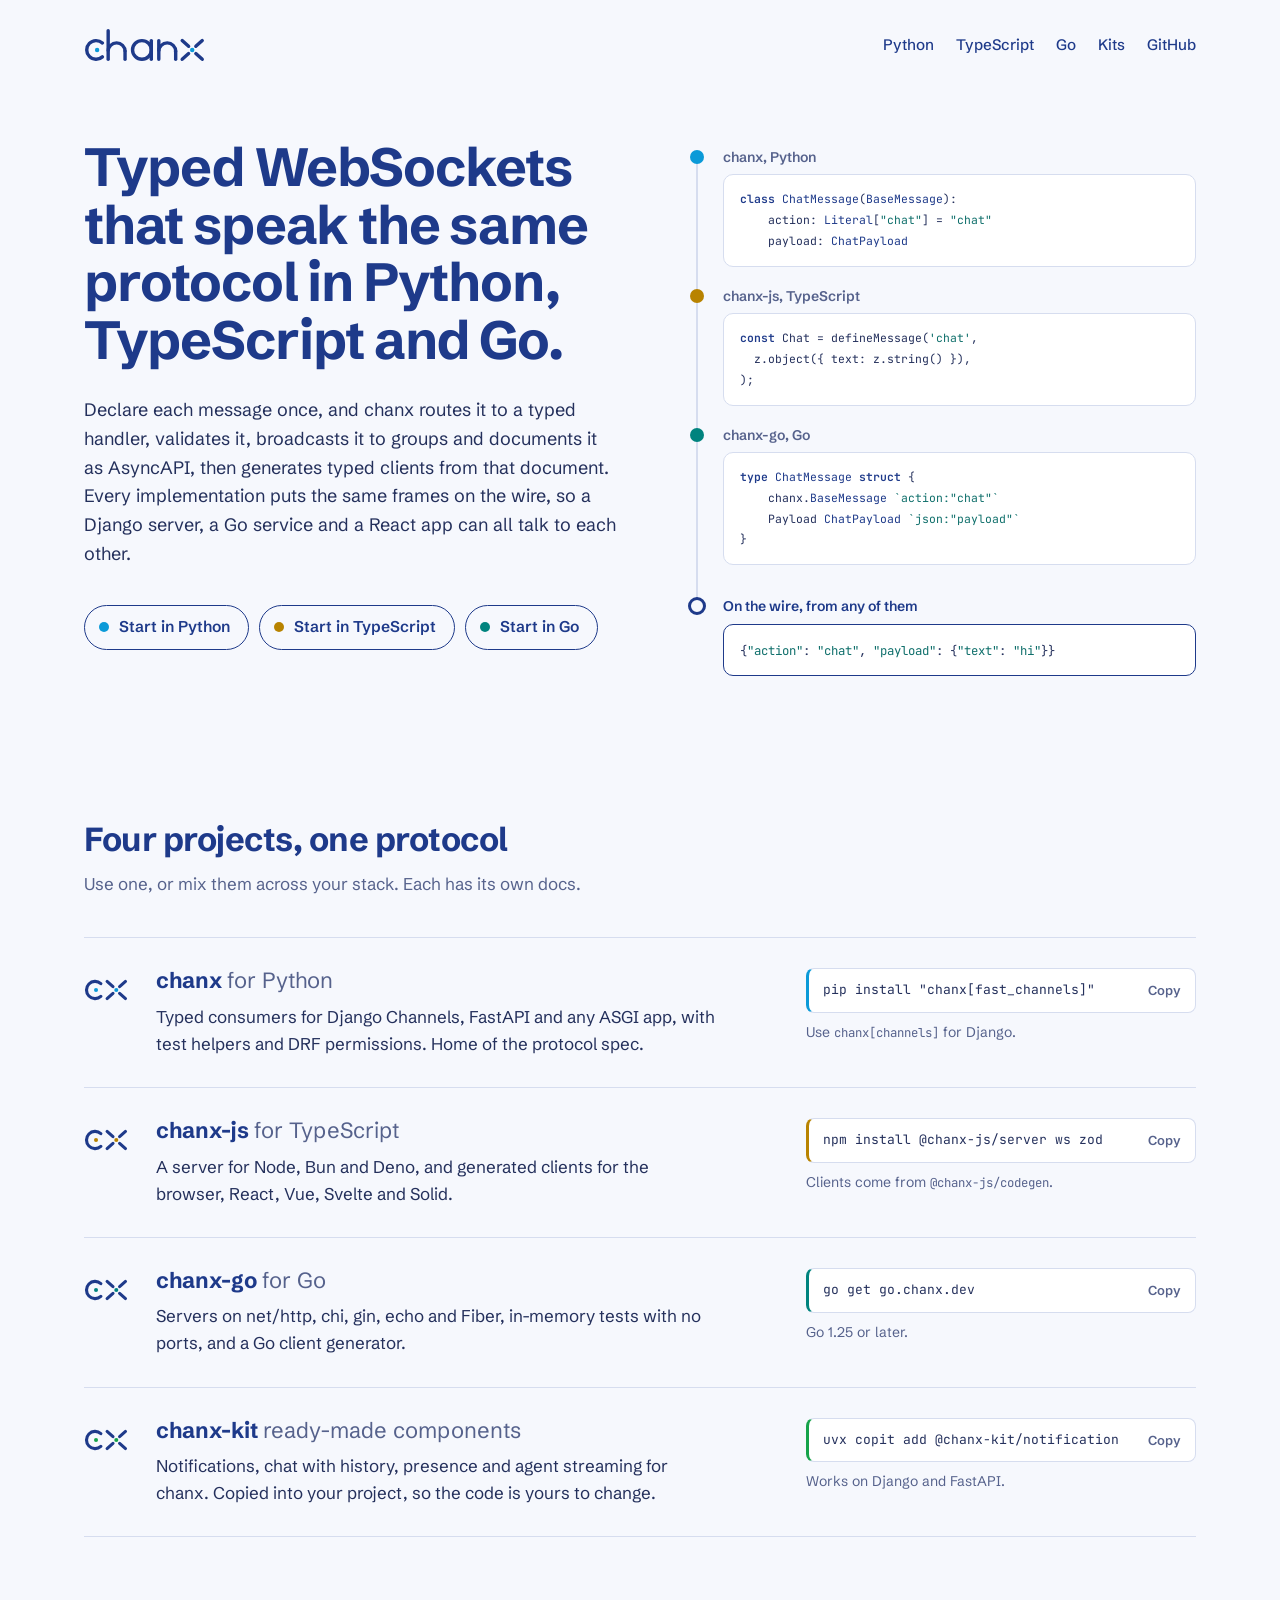
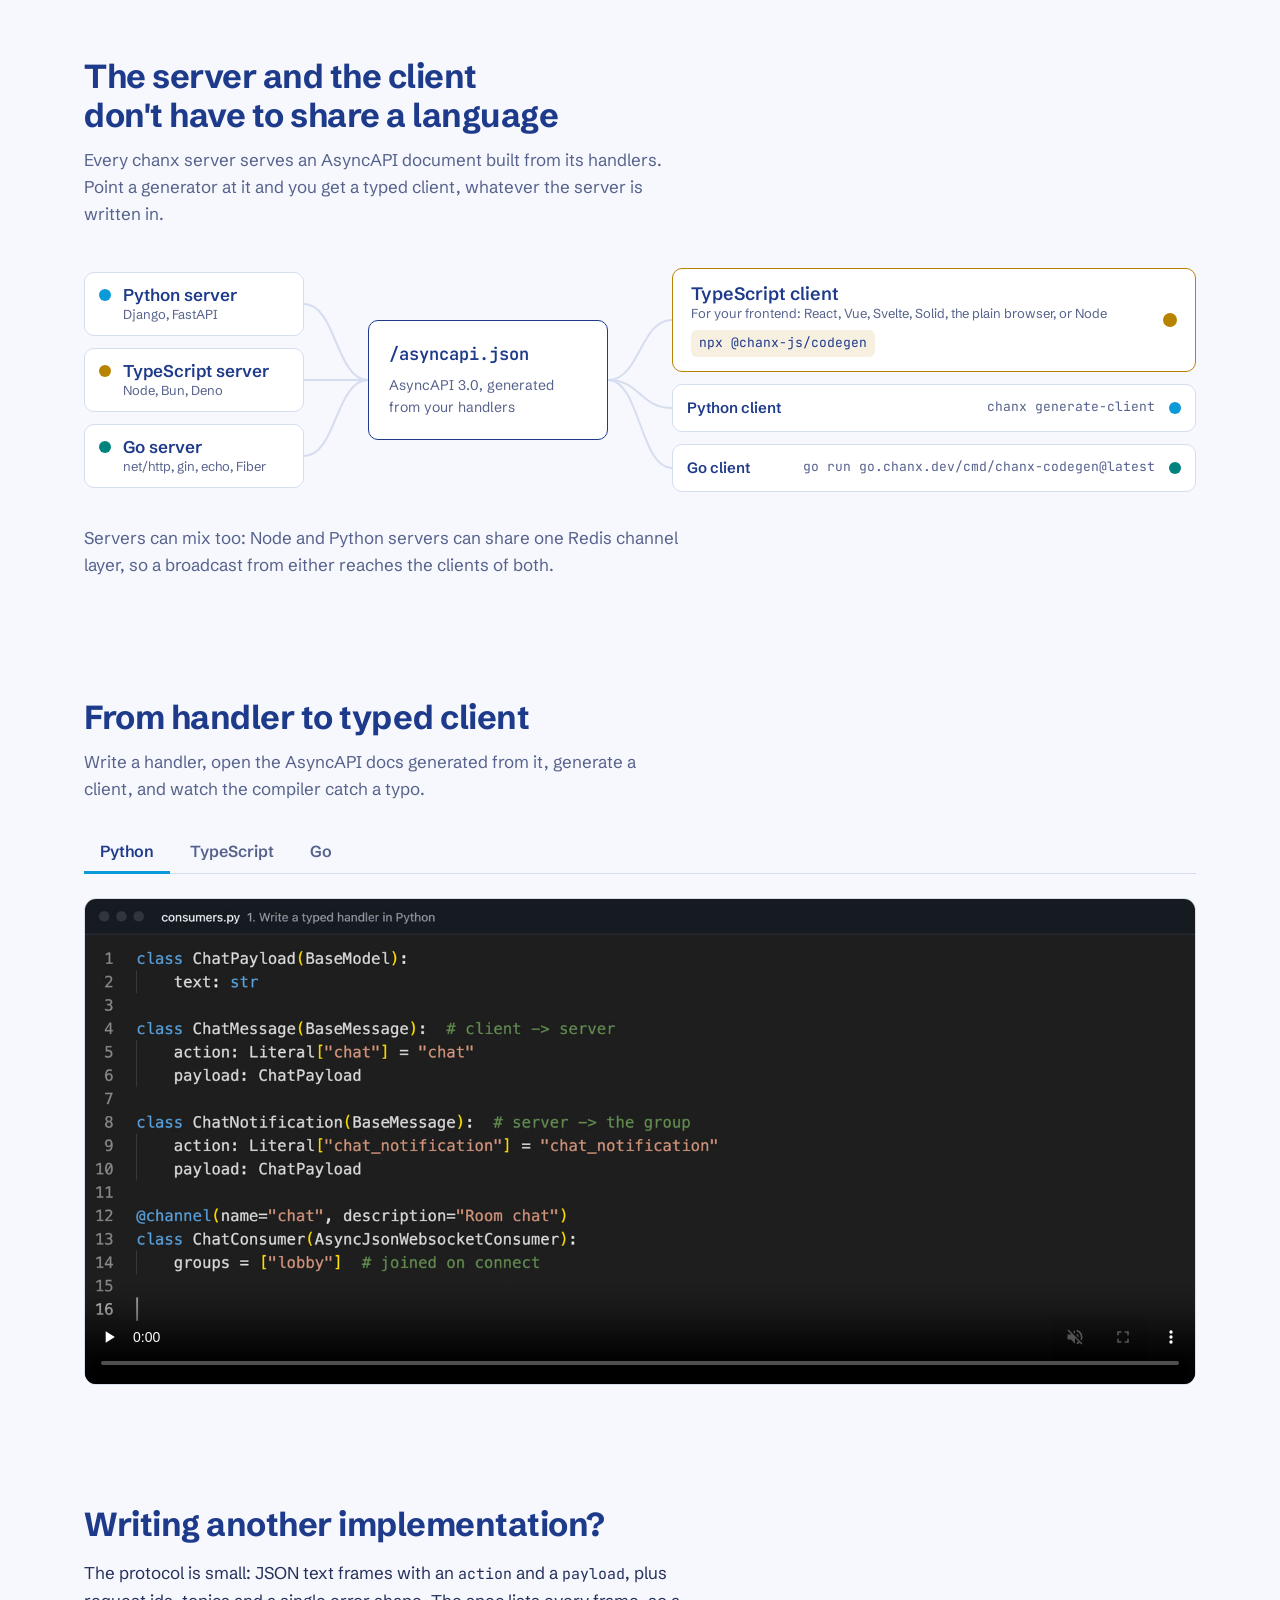
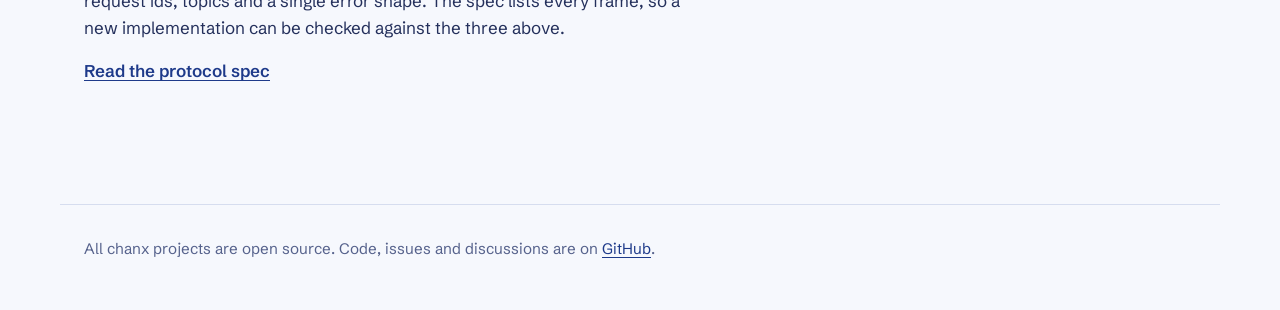
<file: index.html>
<!doctype html>
<html lang="en">
<head>
  <meta charset="utf-8">
  <meta name="viewport" content="width=device-width, initial-scale=1">
  <title>chanx: typed WebSockets in Python, TypeScript and Go</title>
  <meta name="description" content="Declare each WebSocket message once and get routing, validation, broadcasts, AsyncAPI docs and typed clients. One protocol, implemented in Python, TypeScript and Go.">
  <meta name="theme-color" content="#1e3a8a">
  <meta property="og:title" content="chanx: typed WebSockets in Python, TypeScript and Go">
  <meta property="og:description" content="One WebSocket protocol, implemented in Python, TypeScript and Go, with typed clients generated from AsyncAPI.">
  <meta property="og:url" content="https://chanx.dev/">
  <meta property="og:image" content="https://chanx.dev/assets/brand/social-card.png">
  <meta name="twitter:card" content="summary_large_image">
  <link rel="icon" href="/assets/brand/favicon.ico" sizes="any">
  <link rel="icon" href="/assets/brand/cx-app-icon.svg" type="image/svg+xml">
  <link rel="apple-touch-icon" href="/assets/brand/apple-touch-icon.png">
  <link rel="preconnect" href="https://fonts.googleapis.com">
  <link rel="preconnect" href="https://fonts.gstatic.com" crossorigin>
  <link rel="stylesheet" href="https://fonts.googleapis.com/css2?family=JetBrains+Mono:wght@400;600&family=Schibsted+Grotesk:wght@400;500;600;700&display=swap">
  <link rel="stylesheet" href="/styles.css?v=5e1560c473">
</head>
<body>
  <a class="skip" href="#main">Skip to content</a>

  <header class="top">
    <a class="brand" href="/" aria-label="chanx home">
      <picture>
        <source media="(prefers-color-scheme: dark)" srcset="/assets/brand/chanx-wordmark-dark.svg">
        <img src="/assets/brand/chanx-wordmark.svg" alt="chanx" width="132" height="34">
      </picture>
    </a>
    <nav aria-label="Documentation">
      <a href="https://python.chanx.dev/">Python</a>
      <a href="https://js.chanx.dev/">TypeScript</a>
      <a href="https://go.chanx.dev/">Go</a>
      <a href="https://kit.chanx.dev/">Kits</a>
      <a href="https://github.com/chanx-dev">GitHub</a>
    </nav>
  </header>

  <main id="main">
    <section class="hero">
      <div class="hero-copy">
        <h1>Typed WebSockets that speak the same protocol in Python, TypeScript and Go.</h1>
        <p class="lede">
          Declare each message once, and chanx routes it to a typed handler, validates it,
          broadcasts it to groups and documents it as AsyncAPI, then generates typed clients
          from that document. Every implementation puts the same frames on the wire, so a
          Django server, a Go service and a React app can all talk to each other.
        </p>
        <ul class="starts" aria-label="Get started">
          <li><a class="start py" href="https://python.chanx.dev/en/latest/quick-start.html">Start in Python</a></li>
          <li><a class="start ts" href="https://js.chanx.dev/">Start in TypeScript</a></li>
          <li><a class="start go" href="https://go.chanx.dev/introduction/quick-start">Start in Go</a></li>
        </ul>
      </div>

      <figure class="rail" aria-label="The same chat message declared in three languages, and the frame they all send">
        <ol>
          <li class="stop py">
            <span class="where">chanx, Python</span>
<pre tabindex="0" aria-label="chanx, Python"><code><span class="k">class</span> <span class="t">ChatMessage</span>(<span class="t">BaseMessage</span>):
    action: <span class="t">Literal</span>[<span class="s">"chat"</span>] = <span class="s">"chat"</span>
    payload: <span class="t">ChatPayload</span></code></pre>
          </li>
          <li class="stop ts">
            <span class="where">chanx-js, TypeScript</span>
<pre tabindex="0" aria-label="chanx-js, TypeScript"><code><span class="k">const</span> Chat = defineMessage(<span class="s">'chat'</span>,
  z.object({ text: z.string() }),
);</code></pre>
          </li>
          <li class="stop go">
            <span class="where">chanx-go, Go</span>
<pre tabindex="0" aria-label="chanx-go, Go"><code><span class="k">type</span> <span class="t">ChatMessage</span> <span class="k">struct</span> {
	chanx.<span class="t">BaseMessage</span> <span class="s">`action:"chat"`</span>
	Payload <span class="t">ChatPayload</span> <span class="s">`json:"payload"`</span>
}</code></pre>
          </li>
          <li class="stop wire">
            <span class="where">On the wire, from any of them</span>
<pre><code>{<span class="s">"action"</span>: <span class="s">"chat"</span>, <span class="s">"payload"</span>: {<span class="s">"text"</span>: <span class="s">"hi"</span>}}</code></pre>
          </li>
        </ol>
        <span class="packet py" aria-hidden="true"></span>
        <span class="packet ts" aria-hidden="true"></span>
        <span class="packet go" aria-hidden="true"></span>
      </figure>
    </section>

    <section class="projects" aria-labelledby="projects-title">
      <h2 id="projects-title">Four projects, one protocol</h2>
      <p class="section-lede">Use one, or mix them across your stack. Each has its own docs.</p>

      <ul class="project-list">
        <li class="project py">
          <picture class="mark">
            <source media="(prefers-color-scheme: dark)" srcset="/assets/brand/chanx-symbol-dark.svg">
            <img src="/assets/brand/chanx-symbol.svg" alt="" width="44" height="44">
          </picture>
          <div class="about">
            <h3><a href="https://python.chanx.dev/">chanx</a> <span class="lang">for Python</span></h3>
            <p>Typed consumers for Django Channels, FastAPI and any ASGI app, with test helpers and DRF permissions. Home of the protocol spec.</p>
          </div>
          <div class="get">
            <button class="cmd" type="button" data-copy='pip install "chanx[fast_channels]"'><code>pip install "chanx[fast_channels]"</code><span class="copied" aria-live="polite"></span></button>
            <p class="note">Use <code>chanx[channels]</code> for Django.</p>
          </div>
        </li>
        <li class="project ts">
          <picture class="mark">
            <source media="(prefers-color-scheme: dark)" srcset="/assets/brand/chanx-js-symbol-dark.svg">
            <img src="/assets/brand/chanx-js-symbol.svg" alt="" width="44" height="44">
          </picture>
          <div class="about">
            <h3><a href="https://js.chanx.dev/">chanx-js</a> <span class="lang">for TypeScript</span></h3>
            <p>A server for Node, Bun and Deno, and generated clients for the browser, React, Vue, Svelte and Solid.</p>
          </div>
          <div class="get">
            <button class="cmd" type="button" data-copy="npm install @chanx-js/server ws zod"><code>npm install @chanx-js/server ws zod</code><span class="copied" aria-live="polite"></span></button>
            <p class="note">Clients come from <code>@chanx-js/codegen</code>.</p>
          </div>
        </li>
        <li class="project go">
          <picture class="mark">
            <source media="(prefers-color-scheme: dark)" srcset="/assets/brand/chanx-go-symbol-dark.svg">
            <img src="/assets/brand/chanx-go-symbol.svg" alt="" width="44" height="44">
          </picture>
          <div class="about">
            <h3><a href="https://go.chanx.dev/">chanx-go</a> <span class="lang">for Go</span></h3>
            <p>Servers on net/http, chi, gin, echo and Fiber, in-memory tests with no ports, and a Go client generator.</p>
          </div>
          <div class="get">
            <button class="cmd" type="button" data-copy="go get go.chanx.dev"><code>go get go.chanx.dev</code><span class="copied" aria-live="polite"></span></button>
            <p class="note">Go 1.25 or later.</p>
          </div>
        </li>
        <li class="project kit">
          <picture class="mark">
            <source media="(prefers-color-scheme: dark)" srcset="/assets/brand/chanx-kit-symbol-dark.svg">
            <img src="/assets/brand/chanx-kit-symbol.svg" alt="" width="44" height="44">
          </picture>
          <div class="about">
            <h3><a href="https://kit.chanx.dev/">chanx-kit</a> <span class="lang">ready-made components</span></h3>
            <p>Notifications, chat with history, presence and agent streaming for chanx. Copied into your project, so the code is yours to change.</p>
          </div>
          <div class="get">
            <button class="cmd" type="button" data-copy="uvx copit add @chanx-kit/notification"><code>uvx copit add @chanx-kit/notification</code><span class="copied" aria-live="polite"></span></button>
            <p class="note">Works on Django and FastAPI.</p>
          </div>
        </li>
      </ul>
    </section>

    <section class="mix" aria-labelledby="mix-title">
      <h2 id="mix-title">The server and the client don't have to share a language</h2>
      <p class="section-lede">
        Every chanx server serves an AsyncAPI document built from its handlers. Point a
        generator at it and you get a typed client, whatever the server is written in.
      </p>

      <div class="flow">
        <svg class="wires" aria-hidden="true"></svg>
        <ul class="flow-side servers" aria-label="Servers">
          <li class="end py"><span class="end-name">Python server</span><span class="end-sub">Django, FastAPI</span></li>
          <li class="end ts"><span class="end-name">TypeScript server</span><span class="end-sub">Node, Bun, Deno</span></li>
          <li class="end go"><span class="end-name">Go server</span><span class="end-sub">net/http, gin, echo, Fiber</span></li>
        </ul>

        <div class="doc">
          <code>/asyncapi.json</code>
          <span>AsyncAPI 3.0, generated from your handlers</span>
        </div>

        <ul class="flow-side clients" aria-label="Client generators">
          <li class="end ts main">
            <span class="end-label"><span class="end-name">TypeScript client</span><span class="end-sub">For your frontend: React, Vue, Svelte, Solid, the plain browser, or Node</span></span>
            <code>npx @chanx-js/codegen</code>
          </li>
          <li class="end py"><span class="end-label"><span class="end-name">Python client</span><span class="end-sub">scripts, services, tests</span></span><code>chanx generate-client</code></li>
          <li class="end go"><span class="end-label"><span class="end-name">Go client</span><span class="end-sub">CLIs, bots, load tests</span></span><code>go run go.chanx.dev/cmd/chanx-codegen@latest</code></li>
        </ul>
      </div>

      <p class="also">
        Servers can mix too: Node and Python servers can share one Redis channel layer, so a
        broadcast from either reaches the clients of both.
      </p>
    </section>

    <section class="demo" aria-labelledby="demo-title">
      <h2 id="demo-title">From handler to typed client</h2>
      <p class="section-lede">Write a handler, open the AsyncAPI docs generated from it, generate a client, and watch the compiler catch a typo.</p>
      <div class="tabs" role="tablist" aria-label="Demo language">
        <button role="tab" id="tab-python" aria-controls="demo-panel" aria-selected="true" data-demo="python" class="py">Python</button>
        <button role="tab" id="tab-typescript" aria-controls="demo-panel" aria-selected="false" data-demo="typescript" class="ts" tabindex="-1">TypeScript</button>
        <button role="tab" id="tab-go" aria-controls="demo-panel" aria-selected="false" data-demo="go" class="go" tabindex="-1">Go</button>
      </div>
      <div id="demo-panel" role="tabpanel" aria-labelledby="tab-python">
        <video id="demo-video" src="/assets/demo/python.mp4" poster="/assets/demo/python.jpg" width="1600" height="700" controls muted playsinline preload="none"></video>
      </div>
    </section>

    <section class="spec" aria-labelledby="spec-title">
      <h2 id="spec-title">Writing another implementation?</h2>
      <p>
        The protocol is small: JSON text frames with an <code>action</code> and a
        <code>payload</code>, plus request ids, topics and a single error shape. The spec
        lists every frame, so a new implementation can be checked against the three above.
      </p>
      <p><a class="plain" href="https://python.chanx.dev/en/latest/protocol.html">Read the protocol spec</a></p>
    </section>
  </main>

  <footer class="foot">
    <p>All chanx projects are open source. Code, issues and discussions are on <a href="https://github.com/chanx-dev">GitHub</a>.</p>
  </footer>

  <script src="/main.js?v=3d3cb8bad5" defer></script>
</body>
</html>
</file>
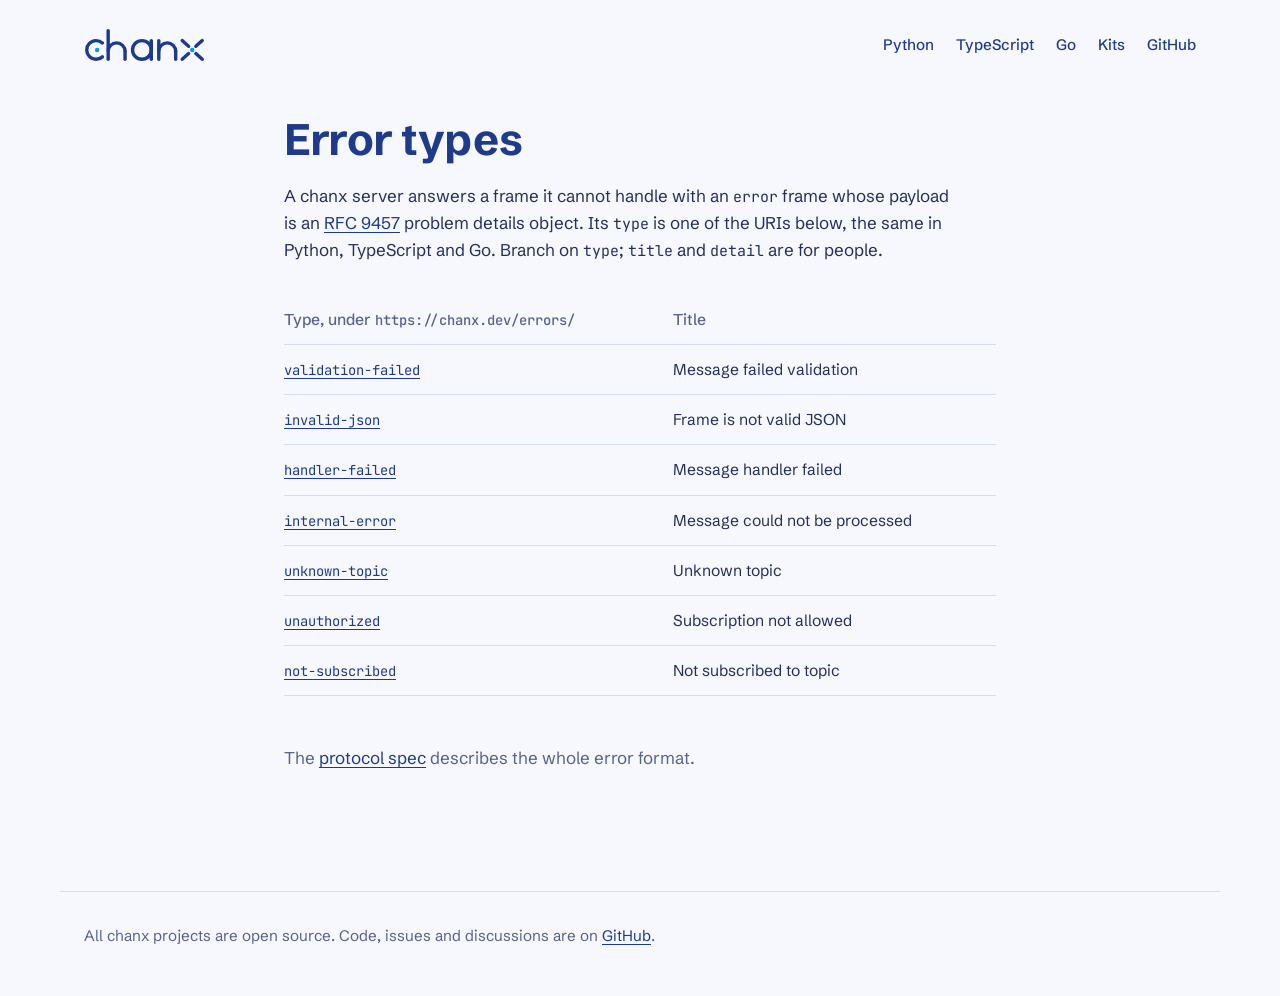
<file: errors/index.html>
<!doctype html>
<html lang="en">
<head>
  <meta charset="utf-8">
  <meta name="viewport" content="width=device-width, initial-scale=1">
  <title>Error types: chanx</title>
  <meta name="description" content="The problem types a chanx server sends in error frames.">
  <meta name="theme-color" content="#1e3a8a">
  <link rel="canonical" href="https://chanx.dev/errors/">
  <link rel="icon" href="/assets/brand/favicon.ico" sizes="any">
  <link rel="icon" href="/assets/brand/cx-app-icon.svg" type="image/svg+xml">
  <link rel="preconnect" href="https://fonts.googleapis.com">
  <link rel="preconnect" href="https://fonts.gstatic.com" crossorigin>
  <link rel="stylesheet" href="https://fonts.googleapis.com/css2?family=JetBrains+Mono:wght@400;600&family=Schibsted+Grotesk:wght@400;500;600;700&display=swap">
  <link rel="stylesheet" href="/styles.css?v=5e1560c473">
  <link rel="stylesheet" href="/errors/errors.css?v=b76a6b012d">
</head>
<body>
  <a class="skip" href="#main">Skip to content</a>

  <header class="top">
    <a class="brand" href="/" aria-label="chanx home">
      <picture>
        <source media="(prefers-color-scheme: dark)" srcset="/assets/brand/chanx-wordmark-dark.svg">
        <img src="/assets/brand/chanx-wordmark.svg" alt="chanx" width="132" height="34">
      </picture>
    </a>
    <nav aria-label="Documentation">
      <a href="https://python.chanx.dev/">Python</a>
      <a href="https://js.chanx.dev/">TypeScript</a>
      <a href="https://go.chanx.dev/">Go</a>
      <a href="https://kit.chanx.dev/">Kits</a>
      <a href="https://github.com/chanx-dev">GitHub</a>
    </nav>
  </header>

  <main id="main" class="problem">
    <h1>Error types</h1>
    <p>
      A chanx server answers a frame it cannot handle with an <code>error</code> frame whose
      payload is an <a href="https://www.rfc-editor.org/rfc/rfc9457">RFC 9457</a> problem
      details object. Its <code>type</code> is one of the URIs below, the same in Python,
      TypeScript and Go. Branch on <code>type</code>; <code>title</code> and
      <code>detail</code> are for people.
    </p>
    <table>
      <thead><tr><th scope="col">Type, under <code>https://chanx.dev/errors/</code></th><th scope="col">Title</th></tr></thead>
      <tbody>
        <tr><td><a href="/errors/validation-failed"><code>validation-failed</code></a></td><td>Message failed validation</td></tr>
        <tr><td><a href="/errors/invalid-json"><code>invalid-json</code></a></td><td>Frame is not valid JSON</td></tr>
        <tr><td><a href="/errors/handler-failed"><code>handler-failed</code></a></td><td>Message handler failed</td></tr>
        <tr><td><a href="/errors/internal-error"><code>internal-error</code></a></td><td>Message could not be processed</td></tr>
        <tr><td><a href="/errors/unknown-topic"><code>unknown-topic</code></a></td><td>Unknown topic</td></tr>
        <tr><td><a href="/errors/unauthorized"><code>unauthorized</code></a></td><td>Subscription not allowed</td></tr>
        <tr><td><a href="/errors/not-subscribed"><code>not-subscribed</code></a></td><td>Not subscribed to topic</td></tr>
      </tbody>
    </table>
    <p class="more">The <a href="https://python.chanx.dev/en/latest/protocol.html#protocol-errors">protocol spec</a> describes the whole error format.</p>
  </main>

  <footer class="foot">
    <p>All chanx projects are open source. Code, issues and discussions are on <a href="https://github.com/chanx-dev">GitHub</a>.</p>
  </footer>
</body>
</html>
</file>
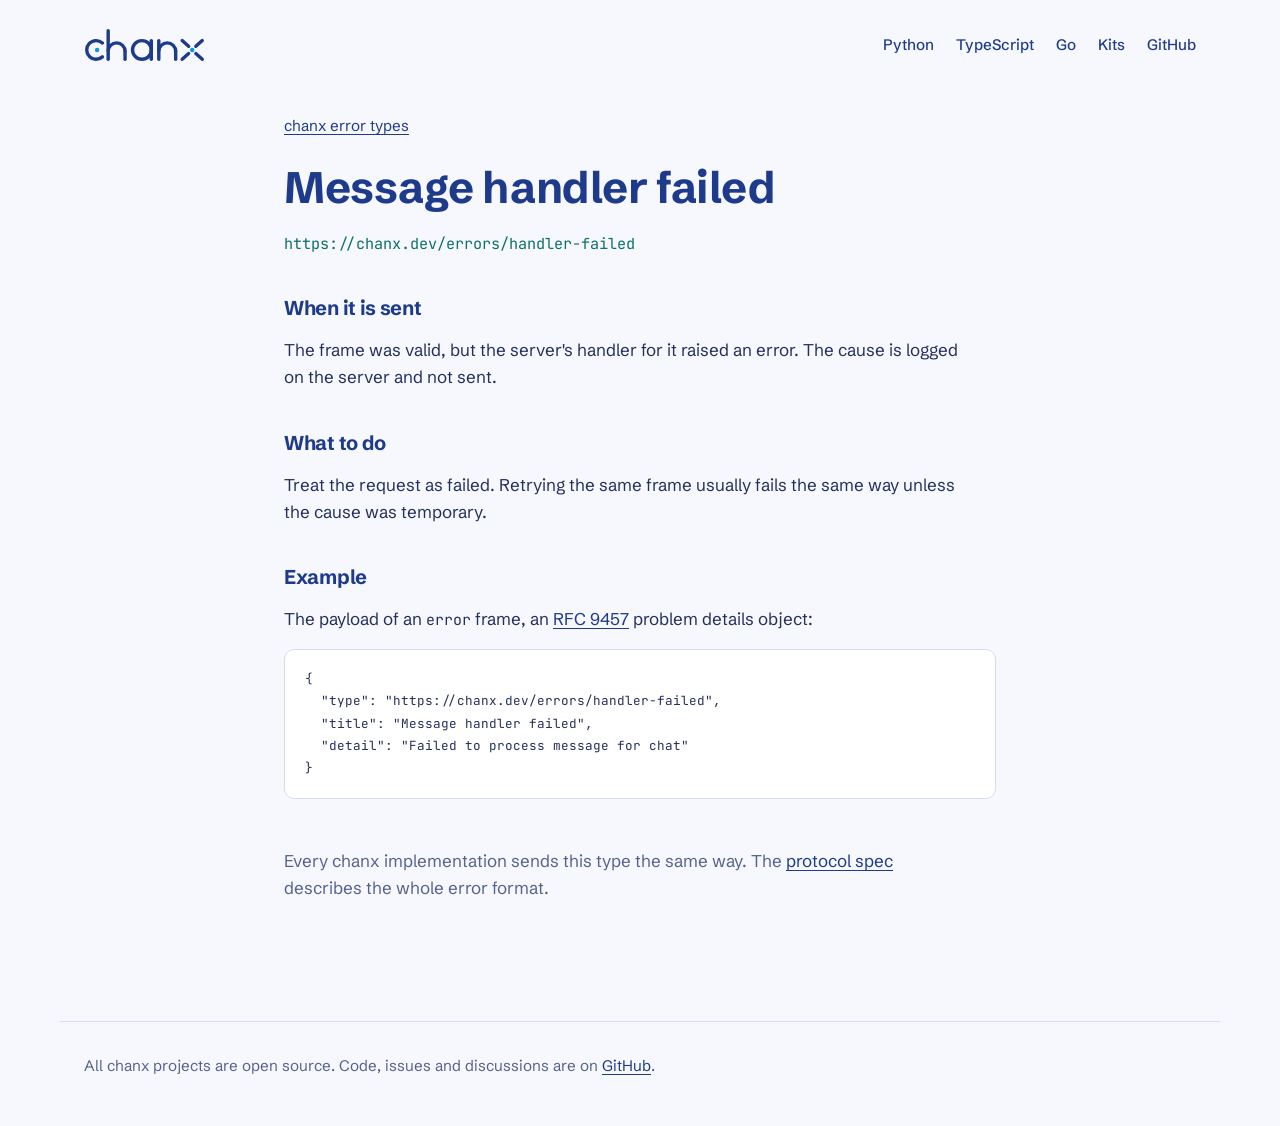
<file: errors/handler-failed.html>
<!doctype html>
<html lang="en">
<head>
  <meta charset="utf-8">
  <meta name="viewport" content="width=device-width, initial-scale=1">
  <title>Message handler failed: chanx error</title>
  <meta name="description" content="The frame was valid, but the server&#x27;s handler for it raised an error. The cause is logged on the server and not sent.">
  <meta name="theme-color" content="#1e3a8a">
  <link rel="canonical" href="https://chanx.dev/errors/handler-failed">
  <link rel="icon" href="/assets/brand/favicon.ico" sizes="any">
  <link rel="icon" href="/assets/brand/cx-app-icon.svg" type="image/svg+xml">
  <link rel="preconnect" href="https://fonts.googleapis.com">
  <link rel="preconnect" href="https://fonts.gstatic.com" crossorigin>
  <link rel="stylesheet" href="https://fonts.googleapis.com/css2?family=JetBrains+Mono:wght@400;600&family=Schibsted+Grotesk:wght@400;500;600;700&display=swap">
  <link rel="stylesheet" href="/styles.css?v=5e1560c473">
  <link rel="stylesheet" href="/errors/errors.css?v=b76a6b012d">
</head>
<body>
  <a class="skip" href="#main">Skip to content</a>

  <header class="top">
    <a class="brand" href="/" aria-label="chanx home">
      <picture>
        <source media="(prefers-color-scheme: dark)" srcset="/assets/brand/chanx-wordmark-dark.svg">
        <img src="/assets/brand/chanx-wordmark.svg" alt="chanx" width="132" height="34">
      </picture>
    </a>
    <nav aria-label="Documentation">
      <a href="https://python.chanx.dev/">Python</a>
      <a href="https://js.chanx.dev/">TypeScript</a>
      <a href="https://go.chanx.dev/">Go</a>
      <a href="https://kit.chanx.dev/">Kits</a>
      <a href="https://github.com/chanx-dev">GitHub</a>
    </nav>
  </header>

  <main id="main" class="problem">
    <p class="crumb"><a href="/errors/">chanx error types</a></p>
    <h1>Message handler failed</h1>
    <p class="uri"><code>https://chanx.dev/errors/handler-failed</code></p>

    <h2>When it is sent</h2>
    <p>The frame was valid, but the server's handler for it raised an error. The cause is logged on the server and not sent.</p>

    <h2>What to do</h2>
    <p>Treat the request as failed. Retrying the same frame usually fails the same way unless the cause was temporary.</p>

    <h2>Example</h2>
    <p>The payload of an <code>error</code> frame, an <a href="https://www.rfc-editor.org/rfc/rfc9457">RFC 9457</a> problem details object:</p>
<pre tabindex="0"><code>{
  &quot;type&quot;: &quot;https://chanx.dev/errors/handler-failed&quot;,
  &quot;title&quot;: &quot;Message handler failed&quot;,
  &quot;detail&quot;: &quot;Failed to process message for chat&quot;
}</code></pre>

    <p class="more">Every chanx implementation sends this type the same way. The <a href="https://python.chanx.dev/en/latest/protocol.html#protocol-errors">protocol spec</a> describes the whole error format.</p>
  </main>

  <footer class="foot">
    <p>All chanx projects are open source. Code, issues and discussions are on <a href="https://github.com/chanx-dev">GitHub</a>.</p>
  </footer>
</body>
</html>
</file>
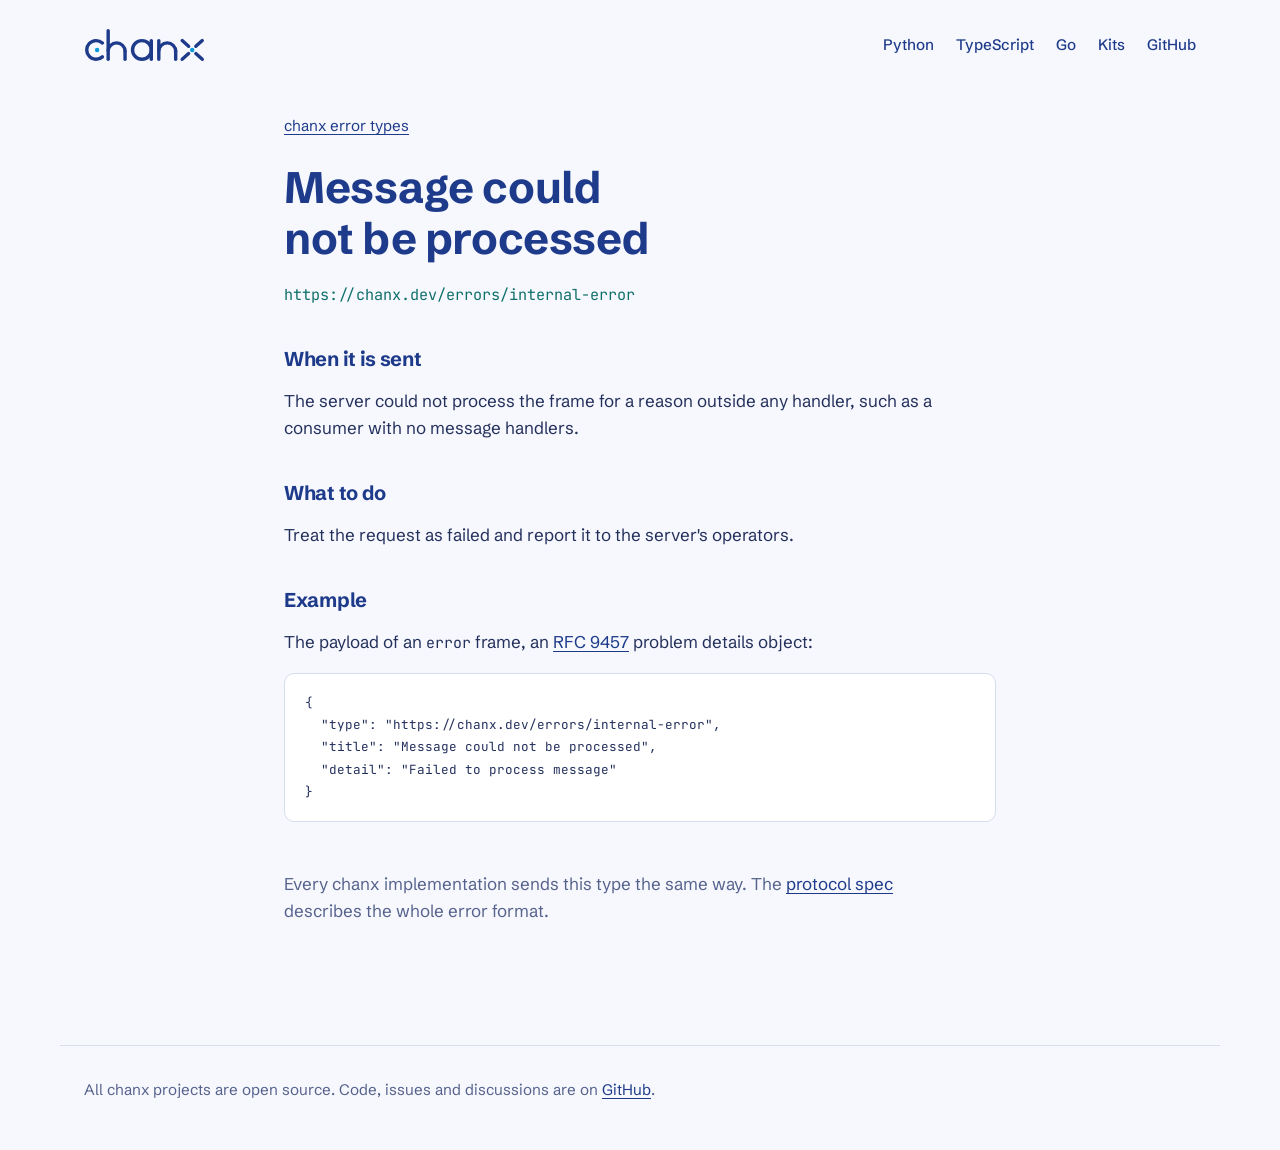
<file: errors/internal-error.html>
<!doctype html>
<html lang="en">
<head>
  <meta charset="utf-8">
  <meta name="viewport" content="width=device-width, initial-scale=1">
  <title>Message could not be processed: chanx error</title>
  <meta name="description" content="The server could not process the frame for a reason outside any handler, such as a consumer with no message handlers.">
  <meta name="theme-color" content="#1e3a8a">
  <link rel="canonical" href="https://chanx.dev/errors/internal-error">
  <link rel="icon" href="/assets/brand/favicon.ico" sizes="any">
  <link rel="icon" href="/assets/brand/cx-app-icon.svg" type="image/svg+xml">
  <link rel="preconnect" href="https://fonts.googleapis.com">
  <link rel="preconnect" href="https://fonts.gstatic.com" crossorigin>
  <link rel="stylesheet" href="https://fonts.googleapis.com/css2?family=JetBrains+Mono:wght@400;600&family=Schibsted+Grotesk:wght@400;500;600;700&display=swap">
  <link rel="stylesheet" href="/styles.css?v=5e1560c473">
  <link rel="stylesheet" href="/errors/errors.css?v=b76a6b012d">
</head>
<body>
  <a class="skip" href="#main">Skip to content</a>

  <header class="top">
    <a class="brand" href="/" aria-label="chanx home">
      <picture>
        <source media="(prefers-color-scheme: dark)" srcset="/assets/brand/chanx-wordmark-dark.svg">
        <img src="/assets/brand/chanx-wordmark.svg" alt="chanx" width="132" height="34">
      </picture>
    </a>
    <nav aria-label="Documentation">
      <a href="https://python.chanx.dev/">Python</a>
      <a href="https://js.chanx.dev/">TypeScript</a>
      <a href="https://go.chanx.dev/">Go</a>
      <a href="https://kit.chanx.dev/">Kits</a>
      <a href="https://github.com/chanx-dev">GitHub</a>
    </nav>
  </header>

  <main id="main" class="problem">
    <p class="crumb"><a href="/errors/">chanx error types</a></p>
    <h1>Message could not be processed</h1>
    <p class="uri"><code>https://chanx.dev/errors/internal-error</code></p>

    <h2>When it is sent</h2>
    <p>The server could not process the frame for a reason outside any handler, such as a consumer with no message handlers.</p>

    <h2>What to do</h2>
    <p>Treat the request as failed and report it to the server's operators.</p>

    <h2>Example</h2>
    <p>The payload of an <code>error</code> frame, an <a href="https://www.rfc-editor.org/rfc/rfc9457">RFC 9457</a> problem details object:</p>
<pre tabindex="0"><code>{
  &quot;type&quot;: &quot;https://chanx.dev/errors/internal-error&quot;,
  &quot;title&quot;: &quot;Message could not be processed&quot;,
  &quot;detail&quot;: &quot;Failed to process message&quot;
}</code></pre>

    <p class="more">Every chanx implementation sends this type the same way. The <a href="https://python.chanx.dev/en/latest/protocol.html#protocol-errors">protocol spec</a> describes the whole error format.</p>
  </main>

  <footer class="foot">
    <p>All chanx projects are open source. Code, issues and discussions are on <a href="https://github.com/chanx-dev">GitHub</a>.</p>
  </footer>
</body>
</html>
</file>
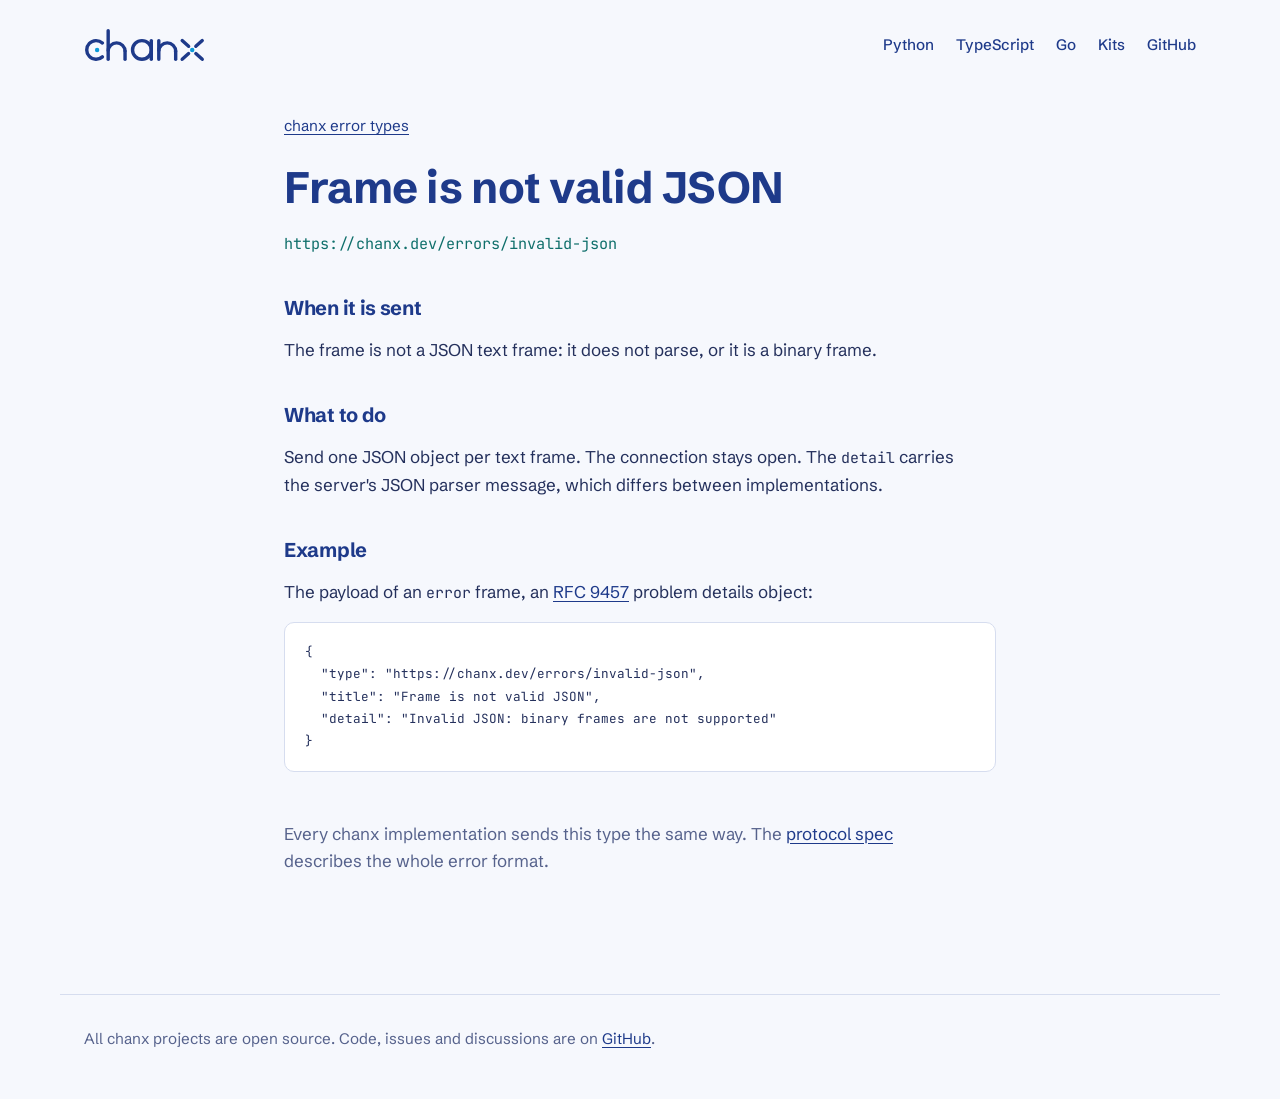
<file: errors/invalid-json.html>
<!doctype html>
<html lang="en">
<head>
  <meta charset="utf-8">
  <meta name="viewport" content="width=device-width, initial-scale=1">
  <title>Frame is not valid JSON: chanx error</title>
  <meta name="description" content="The frame is not a JSON text frame: it does not parse, or it is a binary frame.">
  <meta name="theme-color" content="#1e3a8a">
  <link rel="canonical" href="https://chanx.dev/errors/invalid-json">
  <link rel="icon" href="/assets/brand/favicon.ico" sizes="any">
  <link rel="icon" href="/assets/brand/cx-app-icon.svg" type="image/svg+xml">
  <link rel="preconnect" href="https://fonts.googleapis.com">
  <link rel="preconnect" href="https://fonts.gstatic.com" crossorigin>
  <link rel="stylesheet" href="https://fonts.googleapis.com/css2?family=JetBrains+Mono:wght@400;600&family=Schibsted+Grotesk:wght@400;500;600;700&display=swap">
  <link rel="stylesheet" href="/styles.css?v=5e1560c473">
  <link rel="stylesheet" href="/errors/errors.css?v=b76a6b012d">
</head>
<body>
  <a class="skip" href="#main">Skip to content</a>

  <header class="top">
    <a class="brand" href="/" aria-label="chanx home">
      <picture>
        <source media="(prefers-color-scheme: dark)" srcset="/assets/brand/chanx-wordmark-dark.svg">
        <img src="/assets/brand/chanx-wordmark.svg" alt="chanx" width="132" height="34">
      </picture>
    </a>
    <nav aria-label="Documentation">
      <a href="https://python.chanx.dev/">Python</a>
      <a href="https://js.chanx.dev/">TypeScript</a>
      <a href="https://go.chanx.dev/">Go</a>
      <a href="https://kit.chanx.dev/">Kits</a>
      <a href="https://github.com/chanx-dev">GitHub</a>
    </nav>
  </header>

  <main id="main" class="problem">
    <p class="crumb"><a href="/errors/">chanx error types</a></p>
    <h1>Frame is not valid JSON</h1>
    <p class="uri"><code>https://chanx.dev/errors/invalid-json</code></p>

    <h2>When it is sent</h2>
    <p>The frame is not a JSON text frame: it does not parse, or it is a binary frame.</p>

    <h2>What to do</h2>
    <p>Send one JSON object per text frame. The connection stays open. The <code>detail</code> carries the server's JSON parser message, which differs between implementations.</p>

    <h2>Example</h2>
    <p>The payload of an <code>error</code> frame, an <a href="https://www.rfc-editor.org/rfc/rfc9457">RFC 9457</a> problem details object:</p>
<pre tabindex="0"><code>{
  &quot;type&quot;: &quot;https://chanx.dev/errors/invalid-json&quot;,
  &quot;title&quot;: &quot;Frame is not valid JSON&quot;,
  &quot;detail&quot;: &quot;Invalid JSON: binary frames are not supported&quot;
}</code></pre>

    <p class="more">Every chanx implementation sends this type the same way. The <a href="https://python.chanx.dev/en/latest/protocol.html#protocol-errors">protocol spec</a> describes the whole error format.</p>
  </main>

  <footer class="foot">
    <p>All chanx projects are open source. Code, issues and discussions are on <a href="https://github.com/chanx-dev">GitHub</a>.</p>
  </footer>
</body>
</html>
</file>
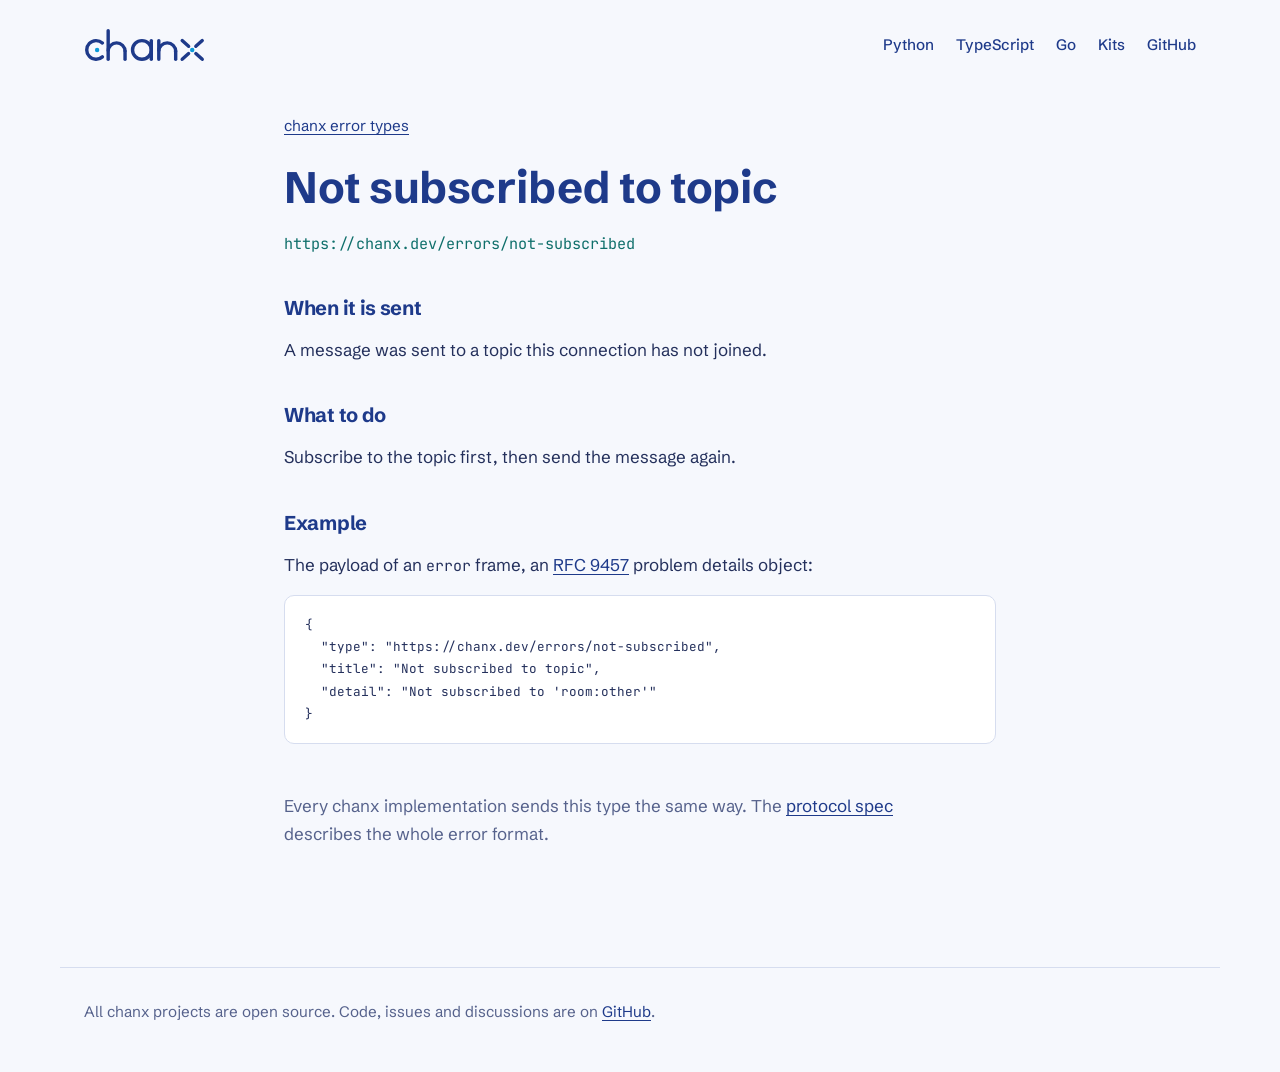
<file: errors/not-subscribed.html>
<!doctype html>
<html lang="en">
<head>
  <meta charset="utf-8">
  <meta name="viewport" content="width=device-width, initial-scale=1">
  <title>Not subscribed to topic: chanx error</title>
  <meta name="description" content="A message was sent to a topic this connection has not joined.">
  <meta name="theme-color" content="#1e3a8a">
  <link rel="canonical" href="https://chanx.dev/errors/not-subscribed">
  <link rel="icon" href="/assets/brand/favicon.ico" sizes="any">
  <link rel="icon" href="/assets/brand/cx-app-icon.svg" type="image/svg+xml">
  <link rel="preconnect" href="https://fonts.googleapis.com">
  <link rel="preconnect" href="https://fonts.gstatic.com" crossorigin>
  <link rel="stylesheet" href="https://fonts.googleapis.com/css2?family=JetBrains+Mono:wght@400;600&family=Schibsted+Grotesk:wght@400;500;600;700&display=swap">
  <link rel="stylesheet" href="/styles.css?v=5e1560c473">
  <link rel="stylesheet" href="/errors/errors.css?v=b76a6b012d">
</head>
<body>
  <a class="skip" href="#main">Skip to content</a>

  <header class="top">
    <a class="brand" href="/" aria-label="chanx home">
      <picture>
        <source media="(prefers-color-scheme: dark)" srcset="/assets/brand/chanx-wordmark-dark.svg">
        <img src="/assets/brand/chanx-wordmark.svg" alt="chanx" width="132" height="34">
      </picture>
    </a>
    <nav aria-label="Documentation">
      <a href="https://python.chanx.dev/">Python</a>
      <a href="https://js.chanx.dev/">TypeScript</a>
      <a href="https://go.chanx.dev/">Go</a>
      <a href="https://kit.chanx.dev/">Kits</a>
      <a href="https://github.com/chanx-dev">GitHub</a>
    </nav>
  </header>

  <main id="main" class="problem">
    <p class="crumb"><a href="/errors/">chanx error types</a></p>
    <h1>Not subscribed to topic</h1>
    <p class="uri"><code>https://chanx.dev/errors/not-subscribed</code></p>

    <h2>When it is sent</h2>
    <p>A message was sent to a topic this connection has not joined.</p>

    <h2>What to do</h2>
    <p>Subscribe to the topic first, then send the message again.</p>

    <h2>Example</h2>
    <p>The payload of an <code>error</code> frame, an <a href="https://www.rfc-editor.org/rfc/rfc9457">RFC 9457</a> problem details object:</p>
<pre tabindex="0"><code>{
  &quot;type&quot;: &quot;https://chanx.dev/errors/not-subscribed&quot;,
  &quot;title&quot;: &quot;Not subscribed to topic&quot;,
  &quot;detail&quot;: &quot;Not subscribed to &#x27;room:other&#x27;&quot;
}</code></pre>

    <p class="more">Every chanx implementation sends this type the same way. The <a href="https://python.chanx.dev/en/latest/protocol.html#protocol-errors">protocol spec</a> describes the whole error format.</p>
  </main>

  <footer class="foot">
    <p>All chanx projects are open source. Code, issues and discussions are on <a href="https://github.com/chanx-dev">GitHub</a>.</p>
  </footer>
</body>
</html>
</file>
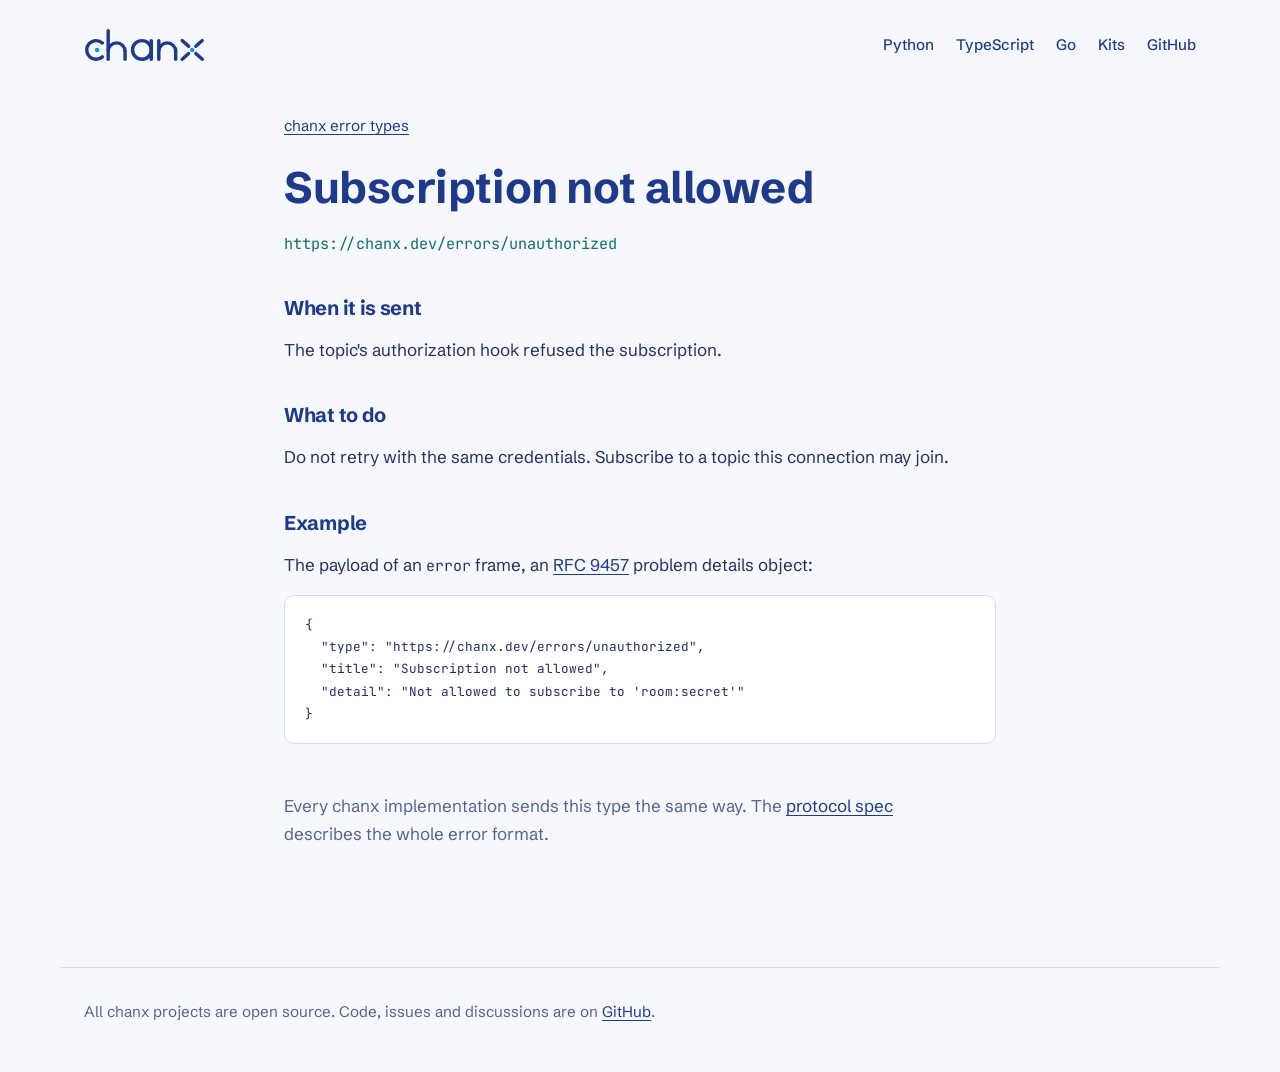
<file: errors/unauthorized.html>
<!doctype html>
<html lang="en">
<head>
  <meta charset="utf-8">
  <meta name="viewport" content="width=device-width, initial-scale=1">
  <title>Subscription not allowed: chanx error</title>
  <meta name="description" content="The topic&#x27;s authorization hook refused the subscription.">
  <meta name="theme-color" content="#1e3a8a">
  <link rel="canonical" href="https://chanx.dev/errors/unauthorized">
  <link rel="icon" href="/assets/brand/favicon.ico" sizes="any">
  <link rel="icon" href="/assets/brand/cx-app-icon.svg" type="image/svg+xml">
  <link rel="preconnect" href="https://fonts.googleapis.com">
  <link rel="preconnect" href="https://fonts.gstatic.com" crossorigin>
  <link rel="stylesheet" href="https://fonts.googleapis.com/css2?family=JetBrains+Mono:wght@400;600&family=Schibsted+Grotesk:wght@400;500;600;700&display=swap">
  <link rel="stylesheet" href="/styles.css?v=5e1560c473">
  <link rel="stylesheet" href="/errors/errors.css?v=b76a6b012d">
</head>
<body>
  <a class="skip" href="#main">Skip to content</a>

  <header class="top">
    <a class="brand" href="/" aria-label="chanx home">
      <picture>
        <source media="(prefers-color-scheme: dark)" srcset="/assets/brand/chanx-wordmark-dark.svg">
        <img src="/assets/brand/chanx-wordmark.svg" alt="chanx" width="132" height="34">
      </picture>
    </a>
    <nav aria-label="Documentation">
      <a href="https://python.chanx.dev/">Python</a>
      <a href="https://js.chanx.dev/">TypeScript</a>
      <a href="https://go.chanx.dev/">Go</a>
      <a href="https://kit.chanx.dev/">Kits</a>
      <a href="https://github.com/chanx-dev">GitHub</a>
    </nav>
  </header>

  <main id="main" class="problem">
    <p class="crumb"><a href="/errors/">chanx error types</a></p>
    <h1>Subscription not allowed</h1>
    <p class="uri"><code>https://chanx.dev/errors/unauthorized</code></p>

    <h2>When it is sent</h2>
    <p>The topic's authorization hook refused the subscription.</p>

    <h2>What to do</h2>
    <p>Do not retry with the same credentials. Subscribe to a topic this connection may join.</p>

    <h2>Example</h2>
    <p>The payload of an <code>error</code> frame, an <a href="https://www.rfc-editor.org/rfc/rfc9457">RFC 9457</a> problem details object:</p>
<pre tabindex="0"><code>{
  &quot;type&quot;: &quot;https://chanx.dev/errors/unauthorized&quot;,
  &quot;title&quot;: &quot;Subscription not allowed&quot;,
  &quot;detail&quot;: &quot;Not allowed to subscribe to &#x27;room:secret&#x27;&quot;
}</code></pre>

    <p class="more">Every chanx implementation sends this type the same way. The <a href="https://python.chanx.dev/en/latest/protocol.html#protocol-errors">protocol spec</a> describes the whole error format.</p>
  </main>

  <footer class="foot">
    <p>All chanx projects are open source. Code, issues and discussions are on <a href="https://github.com/chanx-dev">GitHub</a>.</p>
  </footer>
</body>
</html>
</file>
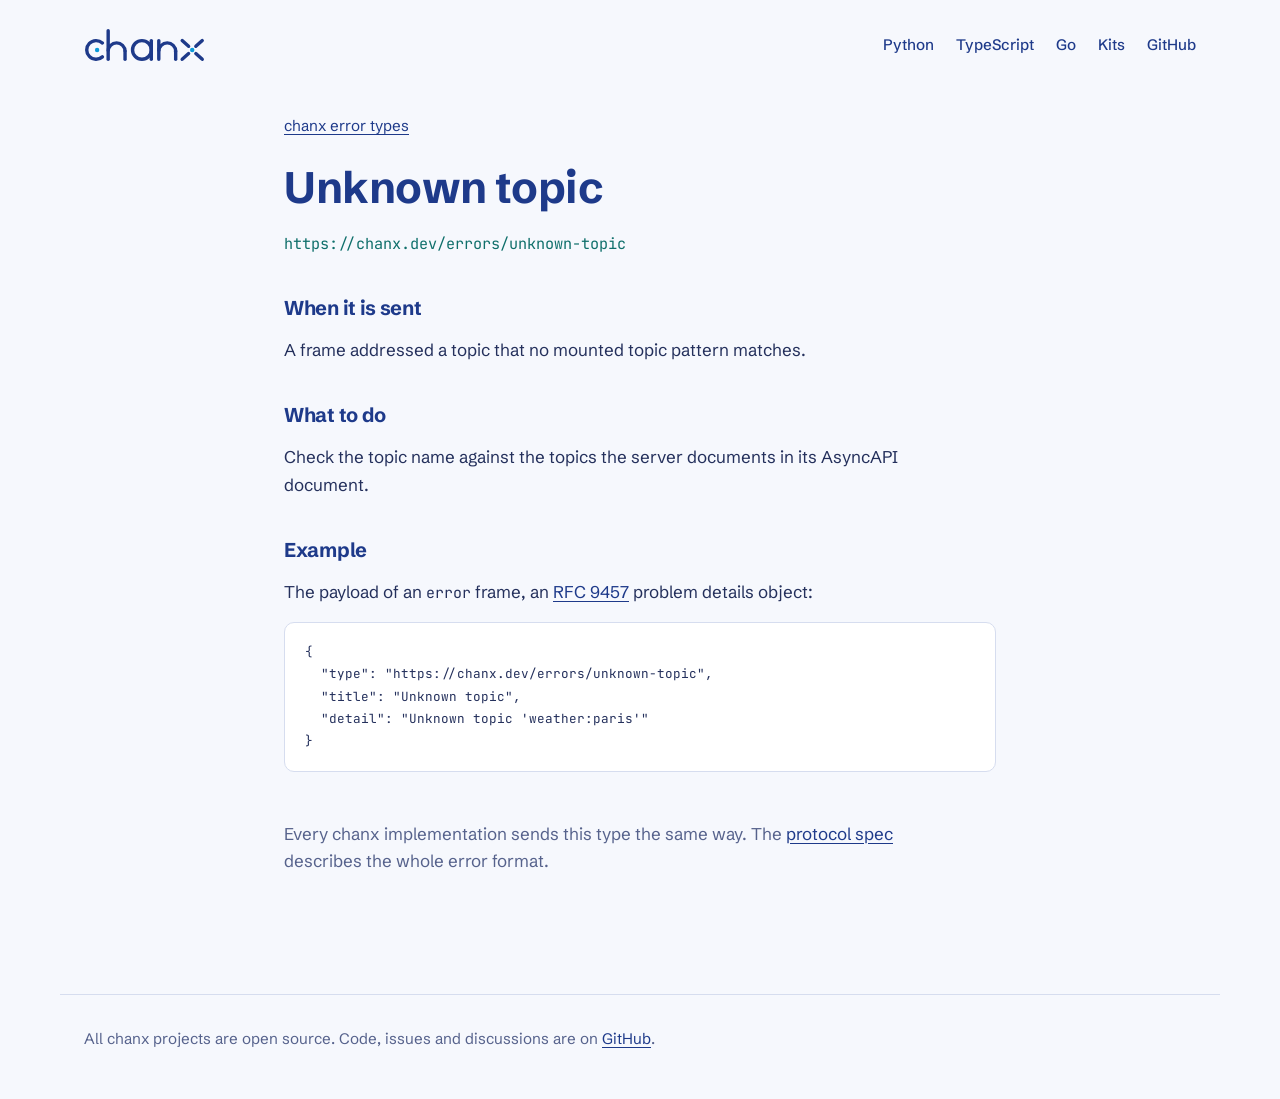
<file: errors/unknown-topic.html>
<!doctype html>
<html lang="en">
<head>
  <meta charset="utf-8">
  <meta name="viewport" content="width=device-width, initial-scale=1">
  <title>Unknown topic: chanx error</title>
  <meta name="description" content="A frame addressed a topic that no mounted topic pattern matches.">
  <meta name="theme-color" content="#1e3a8a">
  <link rel="canonical" href="https://chanx.dev/errors/unknown-topic">
  <link rel="icon" href="/assets/brand/favicon.ico" sizes="any">
  <link rel="icon" href="/assets/brand/cx-app-icon.svg" type="image/svg+xml">
  <link rel="preconnect" href="https://fonts.googleapis.com">
  <link rel="preconnect" href="https://fonts.gstatic.com" crossorigin>
  <link rel="stylesheet" href="https://fonts.googleapis.com/css2?family=JetBrains+Mono:wght@400;600&family=Schibsted+Grotesk:wght@400;500;600;700&display=swap">
  <link rel="stylesheet" href="/styles.css?v=5e1560c473">
  <link rel="stylesheet" href="/errors/errors.css?v=b76a6b012d">
</head>
<body>
  <a class="skip" href="#main">Skip to content</a>

  <header class="top">
    <a class="brand" href="/" aria-label="chanx home">
      <picture>
        <source media="(prefers-color-scheme: dark)" srcset="/assets/brand/chanx-wordmark-dark.svg">
        <img src="/assets/brand/chanx-wordmark.svg" alt="chanx" width="132" height="34">
      </picture>
    </a>
    <nav aria-label="Documentation">
      <a href="https://python.chanx.dev/">Python</a>
      <a href="https://js.chanx.dev/">TypeScript</a>
      <a href="https://go.chanx.dev/">Go</a>
      <a href="https://kit.chanx.dev/">Kits</a>
      <a href="https://github.com/chanx-dev">GitHub</a>
    </nav>
  </header>

  <main id="main" class="problem">
    <p class="crumb"><a href="/errors/">chanx error types</a></p>
    <h1>Unknown topic</h1>
    <p class="uri"><code>https://chanx.dev/errors/unknown-topic</code></p>

    <h2>When it is sent</h2>
    <p>A frame addressed a topic that no mounted topic pattern matches.</p>

    <h2>What to do</h2>
    <p>Check the topic name against the topics the server documents in its AsyncAPI document.</p>

    <h2>Example</h2>
    <p>The payload of an <code>error</code> frame, an <a href="https://www.rfc-editor.org/rfc/rfc9457">RFC 9457</a> problem details object:</p>
<pre tabindex="0"><code>{
  &quot;type&quot;: &quot;https://chanx.dev/errors/unknown-topic&quot;,
  &quot;title&quot;: &quot;Unknown topic&quot;,
  &quot;detail&quot;: &quot;Unknown topic &#x27;weather:paris&#x27;&quot;
}</code></pre>

    <p class="more">Every chanx implementation sends this type the same way. The <a href="https://python.chanx.dev/en/latest/protocol.html#protocol-errors">protocol spec</a> describes the whole error format.</p>
  </main>

  <footer class="foot">
    <p>All chanx projects are open source. Code, issues and discussions are on <a href="https://github.com/chanx-dev">GitHub</a>.</p>
  </footer>
</body>
</html>
</file>
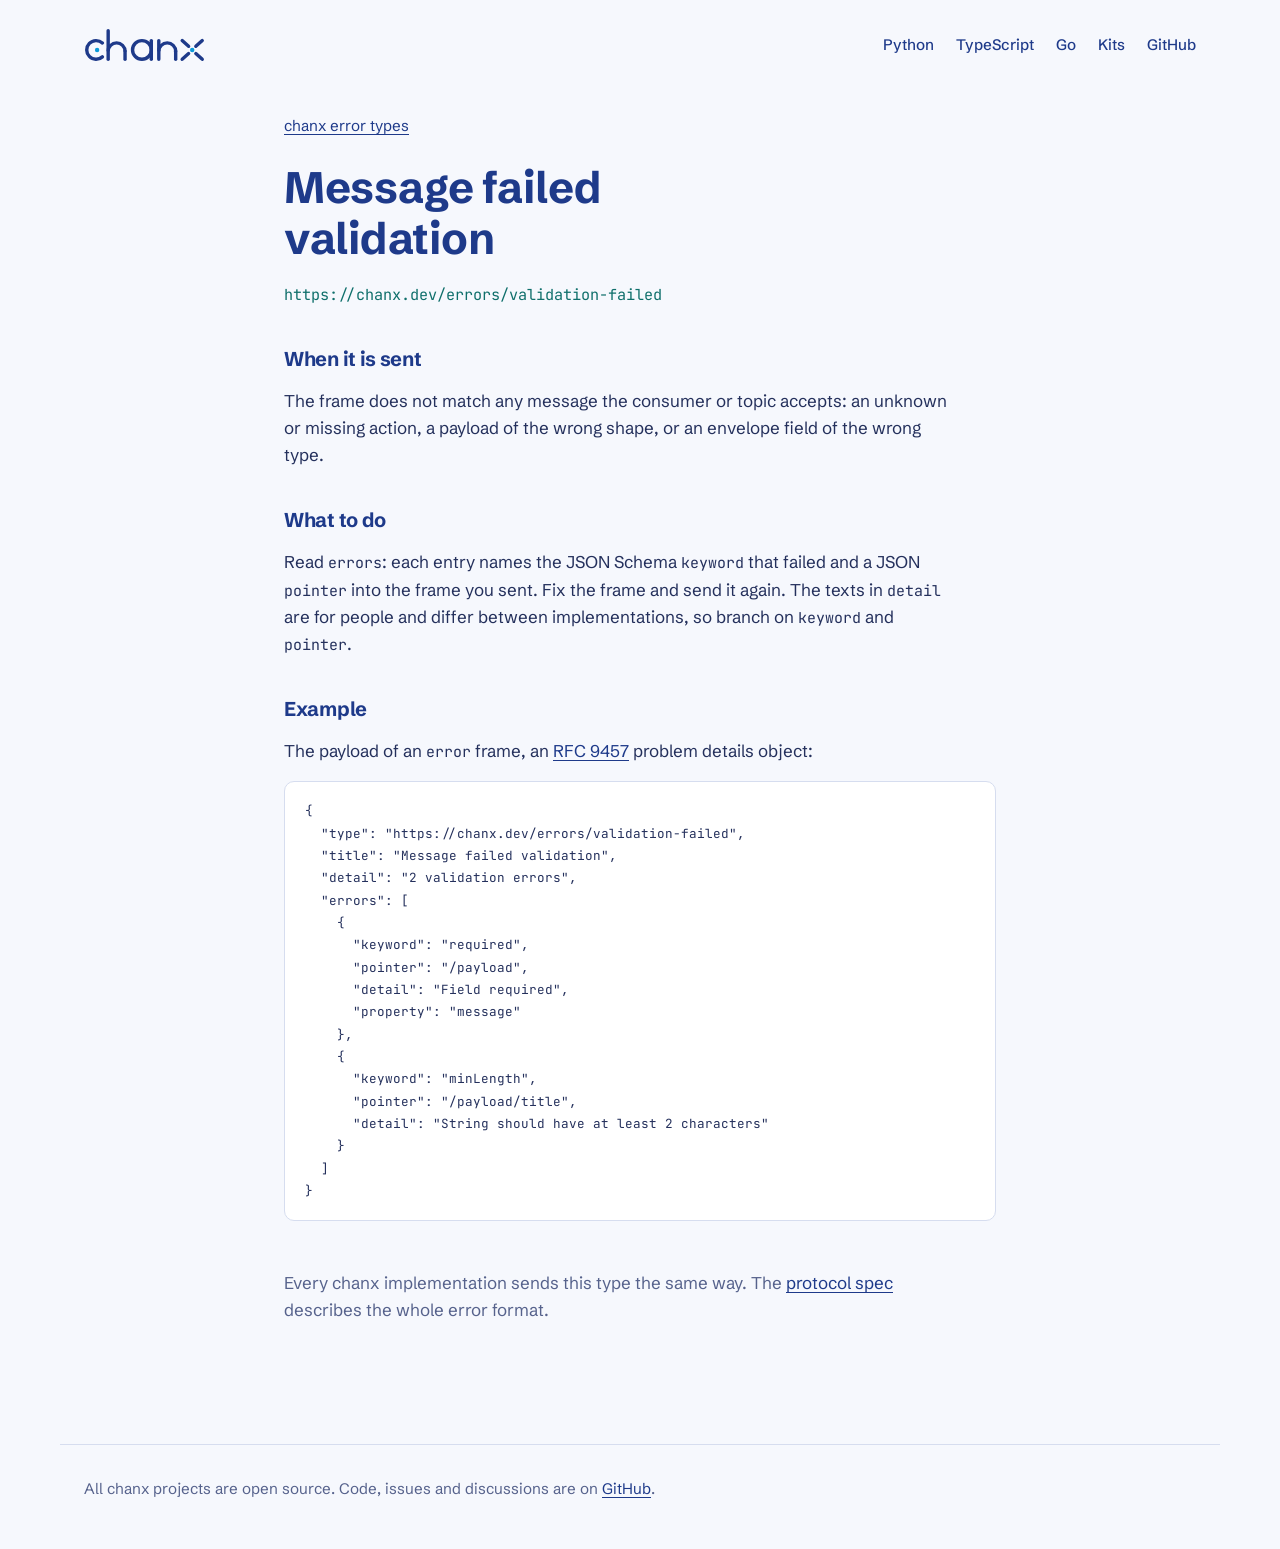
<file: errors/validation-failed.html>
<!doctype html>
<html lang="en">
<head>
  <meta charset="utf-8">
  <meta name="viewport" content="width=device-width, initial-scale=1">
  <title>Message failed validation: chanx error</title>
  <meta name="description" content="The frame does not match any message the consumer or topic accepts: an unknown or missing action, a payload of the wrong shape, or an envelope field of the wrong type.">
  <meta name="theme-color" content="#1e3a8a">
  <link rel="canonical" href="https://chanx.dev/errors/validation-failed">
  <link rel="icon" href="/assets/brand/favicon.ico" sizes="any">
  <link rel="icon" href="/assets/brand/cx-app-icon.svg" type="image/svg+xml">
  <link rel="preconnect" href="https://fonts.googleapis.com">
  <link rel="preconnect" href="https://fonts.gstatic.com" crossorigin>
  <link rel="stylesheet" href="https://fonts.googleapis.com/css2?family=JetBrains+Mono:wght@400;600&family=Schibsted+Grotesk:wght@400;500;600;700&display=swap">
  <link rel="stylesheet" href="/styles.css?v=5e1560c473">
  <link rel="stylesheet" href="/errors/errors.css?v=b76a6b012d">
</head>
<body>
  <a class="skip" href="#main">Skip to content</a>

  <header class="top">
    <a class="brand" href="/" aria-label="chanx home">
      <picture>
        <source media="(prefers-color-scheme: dark)" srcset="/assets/brand/chanx-wordmark-dark.svg">
        <img src="/assets/brand/chanx-wordmark.svg" alt="chanx" width="132" height="34">
      </picture>
    </a>
    <nav aria-label="Documentation">
      <a href="https://python.chanx.dev/">Python</a>
      <a href="https://js.chanx.dev/">TypeScript</a>
      <a href="https://go.chanx.dev/">Go</a>
      <a href="https://kit.chanx.dev/">Kits</a>
      <a href="https://github.com/chanx-dev">GitHub</a>
    </nav>
  </header>

  <main id="main" class="problem">
    <p class="crumb"><a href="/errors/">chanx error types</a></p>
    <h1>Message failed validation</h1>
    <p class="uri"><code>https://chanx.dev/errors/validation-failed</code></p>

    <h2>When it is sent</h2>
    <p>The frame does not match any message the consumer or topic accepts: an unknown or missing action, a payload of the wrong shape, or an envelope field of the wrong type.</p>

    <h2>What to do</h2>
    <p>Read <code>errors</code>: each entry names the JSON Schema <code>keyword</code> that failed and a JSON <code>pointer</code> into the frame you sent. Fix the frame and send it again. The texts in <code>detail</code> are for people and differ between implementations, so branch on <code>keyword</code> and <code>pointer</code>.</p>

    <h2>Example</h2>
    <p>The payload of an <code>error</code> frame, an <a href="https://www.rfc-editor.org/rfc/rfc9457">RFC 9457</a> problem details object:</p>
<pre tabindex="0"><code>{
  &quot;type&quot;: &quot;https://chanx.dev/errors/validation-failed&quot;,
  &quot;title&quot;: &quot;Message failed validation&quot;,
  &quot;detail&quot;: &quot;2 validation errors&quot;,
  &quot;errors&quot;: [
    {
      &quot;keyword&quot;: &quot;required&quot;,
      &quot;pointer&quot;: &quot;/payload&quot;,
      &quot;detail&quot;: &quot;Field required&quot;,
      &quot;property&quot;: &quot;message&quot;
    },
    {
      &quot;keyword&quot;: &quot;minLength&quot;,
      &quot;pointer&quot;: &quot;/payload/title&quot;,
      &quot;detail&quot;: &quot;String should have at least 2 characters&quot;
    }
  ]
}</code></pre>

    <p class="more">Every chanx implementation sends this type the same way. The <a href="https://python.chanx.dev/en/latest/protocol.html#protocol-errors">protocol spec</a> describes the whole error format.</p>
  </main>

  <footer class="foot">
    <p>All chanx projects are open source. Code, issues and discussions are on <a href="https://github.com/chanx-dev">GitHub</a>.</p>
  </footer>
</body>
</html>
</file>
<file: styles.css>
:root {
  --paper: #f6f8fd;
  --surface: #ffffff;
  --ink: #1e3a8a;
  --text: #24305c;
  --muted: #56628c;
  --line: #d6ddef;
  --string: #0f6f6b;
  --py: #0b9ad8;
  --ts: #b88300;
  --go: #00837e;
  --kit: #16a34a;
  --focus: #0b9ad8;
  --sans: "Schibsted Grotesk", system-ui, sans-serif;
  --mono: "JetBrains Mono", ui-monospace, monospace;
  color-scheme: light;
}

@media (prefers-color-scheme: dark) {
  :root {
    --paper: #0b1840;
    --surface: #10214f;
    --ink: #ffffff;
    --text: #d5ddf6;
    --muted: #9ba9d6;
    --line: #26387a;
    --string: #7fd8d3;
    --ts: #f7df1e;
    --go: #00a29c;
    --kit: #22c55e;
    --focus: #7fd8ff;
    color-scheme: dark;
  }
}

*,
*::before,
*::after {
  box-sizing: border-box;
}

html {
  -webkit-text-size-adjust: 100%;
}

body {
  margin: 0;
  background: var(--paper);
  color: var(--text);
  font: 400 1.0625rem/1.6 var(--sans);
  -webkit-font-smoothing: antialiased;
}

a {
  color: var(--ink);
  text-underline-offset: 0.2em;
  text-decoration-thickness: 1px;
}

a:hover {
  text-decoration-thickness: 2px;
}

:focus-visible {
  outline: 2px solid var(--focus);
  outline-offset: 3px;
  border-radius: 4px;
}

code {
  font-family: var(--mono);
  font-size: 0.88em;
}

h1,
h2,
h3 {
  color: var(--ink);
  margin: 0;
}

.skip {
  position: absolute;
  left: -999px;
  top: 8px;
  background: var(--surface);
  padding: 8px 12px;
  z-index: 10;
}

.skip:focus {
  left: 16px;
}

.top,
main,
.foot {
  max-width: 1160px;
  margin: 0 auto;
  padding: 0 24px;
}

/* Header */

.top {
  display: flex;
  align-items: center;
  justify-content: space-between;
  gap: 24px;
  padding-top: 28px;
  padding-bottom: 28px;
}

.brand img {
  display: block;
  height: 34px;
  width: auto;
}

.top nav {
  display: flex;
  flex-wrap: wrap;
  gap: 6px 22px;
  font-size: 0.95rem;
  font-weight: 500;
}

.top nav a {
  text-decoration: none;
}

.top nav a:hover {
  text-decoration: underline;
}

/* Hero */

.hero {
  display: grid;
  grid-template-columns: minmax(0, 1.05fr) minmax(0, 1fr);
  gap: 64px;
  align-items: start;
  padding: 48px 0 24px;
}

h1 {
  font-size: clamp(2.15rem, 4.2vw, 3.45rem);
  font-weight: 700;
  line-height: 1.07;
  letter-spacing: -0.022em;
  max-width: 19ch;
  text-wrap: balance;
}

.lede {
  margin: 28px 0 0;
  max-width: 54ch;
  font-size: 1.125rem;
}

.starts {
  list-style: none;
  margin: 36px 0 0;
  padding: 0;
  display: flex;
  flex-wrap: wrap;
  gap: 10px;
}

.start {
  display: inline-flex;
  align-items: center;
  gap: 10px;
  padding: 9px 18px 9px 14px;
  border: 1.5px solid var(--ink);
  border-radius: 999px;
  font-size: 0.975rem;
  font-weight: 600;
  text-decoration: none;
  transition: background-color 0.15s, color 0.15s;
}

.start::before {
  content: "";
  width: 10px;
  height: 10px;
  border-radius: 50%;
  background: var(--dot);
}

.start:hover {
  background: var(--ink);
  color: var(--paper);
}

.py { --dot: var(--py); }
.ts { --dot: var(--ts); }
.go { --dot: var(--go); }
.kit { --dot: var(--kit); }

/* The rail: one message in three languages, flowing to one frame */

.rail {
  position: relative;
  margin: 8px 0 0;
}

.rail ol {
  list-style: none;
  margin: 0;
  padding: 0 0 0 38px;
  position: relative;
}


.stop {
  position: relative;
}

.stop + .stop {
  margin-top: 18px;
}

.stop.wire {
  margin-top: 30px;
}

/* The rail runs from each dot down to the next one. */
.stop:not(.wire)::after {
  content: "";
  position: absolute;
  left: -27px;
  top: 11px;
  bottom: -29px;
  width: 2px;
  background: var(--line);
}

.stop.go::after {
  bottom: -41px;
}

.stop::before {
  content: "";
  position: absolute;
  left: -33px;
  top: 4px;
  width: 14px;
  height: 14px;
  border-radius: 50%;
  background: var(--dot);
  z-index: 1;
}

.stop.wire::before {
  width: 18px;
  height: 18px;
  left: -35px;
  top: 2px;
  background: var(--paper);
  border: 3px solid var(--ink);
}

.where {
  display: block;
  font-size: 0.875rem;
  font-weight: 600;
  color: var(--muted);
  margin-bottom: 6px;
}

.wire .where {
  color: var(--ink);
}

.rail pre {
  margin: 0;
  padding: 14px 16px;
  background: var(--surface);
  border: 1px solid var(--line);
  border-radius: 10px;
  overflow-x: auto;
  font: 400 0.8125rem/1.6 var(--mono);
  color: var(--text);
  tab-size: 4;
}

.stop:not(.wire) pre {
  transition: border-color 0.15s;
}

.stop:not(.wire):hover pre,
.stop:not(.wire) pre:focus-visible {
  border-color: var(--dot);
}

.wire pre {
  border: 1.5px solid var(--ink);
  font-size: 0.875rem;
  transition: box-shadow 0.25s;
}

.wire.arrived pre {
  box-shadow: 0 0 0 4px color-mix(in srgb, var(--ink) 18%, transparent);
}

.k { color: var(--ink); font-weight: 600; }
.t { color: var(--ink); }
.s { color: var(--string); }

.packet {
  position: absolute;
  left: 5px;
  top: 0;
  width: 14px;
  height: 14px;
  border-radius: 50%;
  background: var(--dot);
  opacity: 0;
  z-index: 2;
  pointer-events: none;
}

/* Sections */

main > section + section {
  margin-top: 120px;
}

h2 {
  font-size: clamp(1.6rem, 2.6vw, 2.1rem);
  font-weight: 700;
  line-height: 1.15;
  letter-spacing: -0.015em;
  max-width: 30ch;
  text-wrap: balance;
}

.section-lede {
  margin: 12px 0 0;
  color: var(--muted);
  max-width: 60ch;
}

/* Projects */

.project-list {
  list-style: none;
  margin: 40px 0 0;
  padding: 0;
  border-bottom: 1px solid var(--line);
}

.project {
  display: grid;
  grid-template-columns: 44px minmax(0, 1fr) minmax(0, 390px);
  gap: 28px;
  align-items: start;
  padding: 30px 0;
  border-top: 1px solid var(--line);
}

.mark img {
  display: block;
  width: 44px;
  height: 44px;
}

.about h3 {
  font-size: 1.375rem;
  font-weight: 700;
  line-height: 1.2;
}

.about h3 a {
  text-decoration: none;
}

.about h3 a:hover {
  text-decoration: underline;
}

.lang {
  font-weight: 400;
  color: var(--muted);
}

.about p {
  margin: 8px 0 0;
  max-width: 56ch;
}

.cmd {
  display: flex;
  align-items: center;
  justify-content: space-between;
  gap: 12px;
  width: 100%;
  padding: 11px 14px;
  background: var(--surface);
  border: 1px solid var(--line);
  border-left: 3px solid var(--dot);
  border-radius: 8px;
  color: var(--text);
  font: inherit;
  text-align: left;
  cursor: copy;
}

.cmd code {
  font-size: 0.8125rem;
  white-space: nowrap;
  overflow-x: auto;
}

.cmd:hover {
  border-color: var(--muted);
  border-left-color: var(--dot);
}

.copied {
  flex: none;
  font-size: 0.8125rem;
  font-weight: 600;
  color: var(--muted);
}

.copied:empty::after {
  content: "Copy";
}

.note {
  margin: 8px 0 0;
  font-size: 0.875rem;
  color: var(--muted);
}

/* Mix: any server, one document, any client */

.flow {
  --row: 64px;
  --row-gap: 12px;
  --link: 32px;
  display: grid;
  grid-template-columns: minmax(0, 220px) minmax(0, 240px) minmax(0, 1fr);
  column-gap: calc(var(--link) * 2);
  align-items: center;
  margin-top: 40px;
}

.flow-side {
  list-style: none;
  margin: 0;
  padding: 0;
  display: grid;
  grid-template-columns: minmax(0, 1fr);
  grid-auto-rows: var(--row);
  row-gap: var(--row-gap);
  position: relative;
}

.end {
  position: relative;
  display: flex;
  align-items: center;
  gap: 12px;
  padding: 0 14px;
  background: var(--surface);
  border: 1px solid var(--line);
  border-radius: 10px;
  transition: border-color 0.15s;
}

.end::before {
  content: "";
  flex: none;
  width: 12px;
  height: 12px;
  border-radius: 50%;
  background: var(--dot);
}

.end:hover {
  border-color: var(--dot);
}

.end-name {
  font-weight: 600;
  color: var(--ink);
  white-space: nowrap;
}

.end-sub {
  font-size: 0.8125rem;
  color: var(--muted);
  white-space: nowrap;
  overflow: hidden;
  text-overflow: ellipsis;
}

.servers .end {
  flex-wrap: wrap;
  align-content: center;
  row-gap: 0;
  column-gap: 12px;
  line-height: 1.3;
}

.servers .end-sub {
  flex-basis: 100%;
  padding-left: 24px;
}

/* Clients: TypeScript leads (most people want a typed frontend), Python and Go follow
   as compact rows. Row heights are fixed so the bracket can meet each row's centre. */
.clients {
  --main: 104px;
  --minor: 48px;
  grid-template-rows: var(--main) var(--minor) var(--minor);
  grid-auto-rows: unset;
}

.clients .end {
  display: grid;
  grid-template-columns: minmax(0, 1fr) auto;
  grid-template-areas: "label dot" "code dot";
  align-content: center;
  row-gap: 4px;
}

.clients .end::before {
  grid-area: dot;
  align-self: center;
}

.end-label {
  display: flex;
  flex-direction: column;
  min-width: 0;
  line-height: 1.3;
}

.clients .end-label {
  grid-area: label;
}

.clients code {
  grid-area: code;
  font-size: 0.8125rem;
  white-space: nowrap;
  overflow-x: auto;
  min-width: 0;
}

/* The main row: bigger name, its own colour on the border and on the line into it. */
.clients .main {
  padding: 0 18px;
  border: 1.5px solid var(--dot);
  row-gap: 8px;
}

.clients .main::before {
  width: 14px;
  height: 14px;
}

.clients .main .end-name {
  font-size: 1.125rem;
}

.clients .main .end-sub {
  white-space: normal;
}

.clients .main code {
  justify-self: start;
  padding: 3px 8px;
  border-radius: 6px;
  background: color-mix(in srgb, var(--dot) 12%, transparent);
  color: var(--ink);
}

/* Python and Go: one line each, quieter. */
.clients .end:not(.main) {
  grid-template-areas: "label code dot";
  grid-template-columns: auto minmax(0, 1fr) auto;
  column-gap: 14px;
}

.clients .end:not(.main) .end-label {
  flex-direction: row;
  align-items: baseline;
  column-gap: 8px;
}

.clients .end:not(.main) .end-name {
  font-size: 0.9375rem;
}

.clients .end:not(.main) .end-sub {
  display: none;
}

.clients .end:not(.main) code {
  color: var(--muted);
  text-align: right;
}

.doc {
  position: relative;
  display: flex;
  flex-direction: column;
  gap: 6px;
  padding: 20px;
  background: var(--surface);
  border: 1.5px solid var(--ink);
  border-radius: 10px;
  transition: box-shadow 0.15s;
}

/* Wires: one curve per row into the document, drawn by main.js. Rows sit above them. */
.flow {
  position: relative;
}

.wires {
  position: absolute;
  inset: 0;
  width: 100%;
  height: 100%;
  overflow: visible;
  pointer-events: none;
}

.wires path {
  fill: none;
  stroke: var(--line);
  stroke-width: 2;
  transition: stroke 0.15s;
}

.wires path.lit {
  stroke: var(--dot);
}

.wires path.reach {
  stroke: color-mix(in srgb, var(--ink) 40%, var(--line));
}

.flow-side,
.doc {
  position: relative;
  z-index: 1;
}

.doc code {
  font-size: 1.0625rem;
  font-weight: 600;
  color: var(--ink);
}

.doc span {
  font-size: 0.875rem;
  color: var(--muted);
}

.flow:has(.end:hover) .doc {
  box-shadow: 0 0 0 4px color-mix(in srgb, var(--ink) 14%, transparent);
}

.also {
  margin: 32px 0 0;
  max-width: 62ch;
  color: var(--muted);
}

/* Demo */

.tabs {
  display: flex;
  gap: 4px;
  margin-top: 28px;
  border-bottom: 1px solid var(--line);
}

.tabs button {
  appearance: none;
  background: none;
  border: 0;
  border-bottom: 3px solid transparent;
  margin-bottom: -1px;
  padding: 10px 16px;
  font: 600 1rem var(--sans);
  color: var(--muted);
  cursor: pointer;
}

.tabs button:hover {
  color: var(--ink);
}

.tabs button[aria-selected="true"] {
  color: var(--ink);
  border-bottom-color: var(--dot);
}

#demo-panel {
  margin-top: 24px;
}

#demo-panel video {
  display: block;
  width: 100%;
  height: auto;
  border: 1px solid var(--line);
  border-radius: 12px;
  background: var(--surface);
}

/* Spec */

.spec p {
  margin: 16px 0 0;
  max-width: 62ch;
}

.plain {
  font-weight: 600;
}

/* Footer */

.foot {
  margin-top: 120px;
  padding-top: 32px;
  padding-bottom: 48px;
  border-top: 1px solid var(--line);
  color: var(--muted);
  font-size: 0.95rem;
}

.foot p {
  margin: 0;
}

/* Smaller screens */

@media (max-width: 960px) {
  .hero {
    grid-template-columns: minmax(0, 1fr);
    gap: 48px;
  }

  .project {
    grid-template-columns: 44px minmax(0, 1fr);
  }

  .project .get {
    grid-column: 2;
  }

  .flow {
    grid-template-columns: minmax(0, 1fr);
    row-gap: var(--link);
    max-width: 560px;
  }

  /* Stacked: rows feed down into the document and out of it. */
  .wires {
    display: none;
  }

  .doc::before,
  .doc::after {
    content: "";
    position: absolute;
    left: 50%;
    width: 2px;
    height: var(--link);
    margin-left: -1px;
    background: var(--line);
  }

  .doc::before { bottom: 100%; }
  .doc::after { top: 100%; }
}

@media (max-width: 600px) {
  .top,
  main,
  .foot {
    padding: 0 16px;
  }

  .top {
    flex-direction: column;
    align-items: flex-start;
    padding-top: 20px;
    padding-bottom: 8px;
  }

  .foot {
    padding-top: 28px;
    padding-bottom: 40px;
  }

  .hero {
    padding-top: 24px;
  }

  .project {
    grid-template-columns: minmax(0, 1fr);
    gap: 14px;
  }

  .project .get {
    grid-column: 1;
  }

  .cmd code {
    font-size: 0.75rem;
  }

  .clients {
    grid-template-rows: none;
    grid-auto-rows: auto;
  }

  .clients .end,
  .clients .end:not(.main) {
    grid-template-columns: minmax(0, 1fr) auto;
    grid-template-areas: "label dot" "code dot";
    padding: 12px 14px;
  }

  .clients .end:not(.main) code {
    text-align: left;
  }

  .clients code {
    font-size: 0.75rem;
    white-space: normal;
    overflow-wrap: anywhere;
  }

  .rail pre {
    padding: 12px 14px;
    font-size: 0.75rem;
  }

  .wire pre {
    white-space: pre-wrap;
    font-size: 0.8125rem;
  }

  main > section + section {
    margin-top: 88px;
  }
}

@media (prefers-reduced-motion: reduce) {
  .start,
  .wire pre {
    transition: none;
  }
}
</file>
<file: errors/errors.css>
/* The error type pages, on top of the landing page's tokens and header. */

.problem {
  max-width: 760px;
}

.problem h1 {
  font-size: clamp(2rem, 1.4rem + 2vw, 2.75rem);
  line-height: 1.15;
  letter-spacing: -0.01em;
  margin-top: 24px;
}

.problem h2 {
  font-size: 1.25rem;
  margin-top: 40px;
}

.problem p {
  max-width: 68ch;
}

.crumb {
  margin: 24px 0 0;
  font-size: 0.95rem;
}

.uri {
  margin: 16px 0 0;
  overflow-wrap: anywhere;
}

.uri code {
  color: var(--string);
  font-size: 0.95rem;
}

.problem pre {
  margin: 16px 0 0;
  padding: 18px 20px;
  overflow-x: auto;
  background: var(--surface);
  border: 1px solid var(--line);
  border-radius: 10px;
  font-size: 0.9rem;
  line-height: 1.55;
}

.problem table {
  width: 100%;
  margin-top: 32px;
  border-collapse: collapse;
  font-size: 0.98rem;
}

.problem th,
.problem td {
  padding: 12px 14px 12px 0;
  border-bottom: 1px solid var(--line);
  text-align: left;
  vertical-align: top;
}

.problem th {
  color: var(--muted);
  font-weight: 500;
}

.problem td code {
  overflow-wrap: anywhere;
}

.more {
  margin-top: 48px;
  color: var(--muted);
}

@media (max-width: 600px) {
  .problem th:first-child code {
    display: block;
  }
}
</file>
